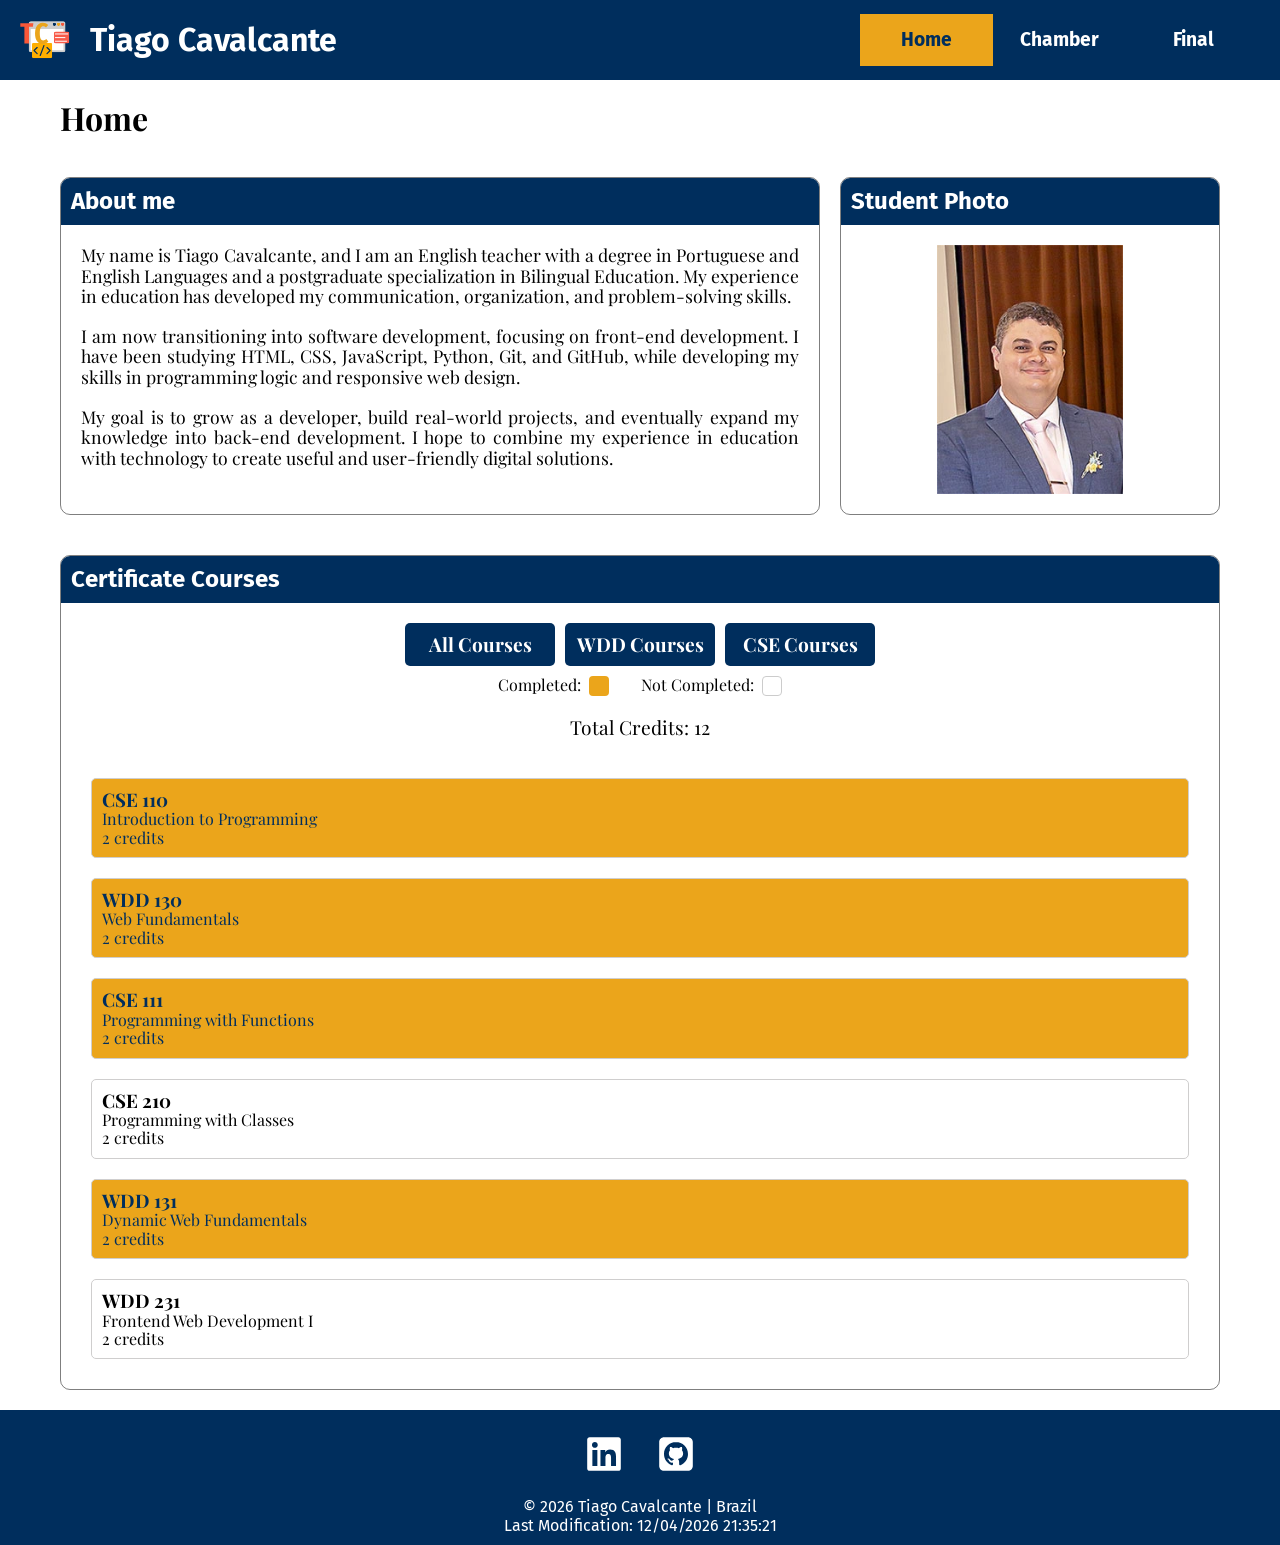
<file: index.html>
<!DOCTYPE html>
<html lang="en">
<head>
    <meta charset="UTF-8">
    <meta name="viewport" content="width=device-width, initial-scale=1.0">
    <title>WDD 231: Web Frontend Development I</title>
    <meta name="description" content="Course home page for WDD 231: Web Frontend Development I">
    <meta name="author" content="Tiago Cavalcante">

    <!-- Styles -->
    <link rel="stylesheet" href="styles/normalize.css"> 
    <link rel="stylesheet" href="styles/small.css">
    <link rel="stylesheet" href="styles/larger.css">

    <!-- Scripts -->
    <script src="scripts/index.js" defer></script>

    <!-- Fonts -->
    <link rel="preconnect" href="https://fonts.googleapis.com">
    <link rel="preconnect" href="https://fonts.gstatic.com" crossorigin>
    <link href="https://fonts.googleapis.com/css2?family=Fira+Sans:ital,wght@0,100;0,200;0,300;0,400;0,500;0,600;0,700;0,800;0,900;1,100;1,200;1,300;1,400;1,500;1,600;1,700;1,800;1,900&family=Playfair+Display:ital,wght@0,400..900;1,400..900&family=Sue+Ellen+Francisco&display=swap" rel="stylesheet">

    <!-- Favicon -->
     <link rel="shortcut icon" href="images/favicon.ico" type="image/x-icon">

    <!-- Social Media Propoerties -->
    <meta property="og:description" content="Course home page for WDD 231: Web Frontend Development I">
    <meta property="og:image" content="https://ticsilva85.github.io/wdd231/images/social-preview.jpg">
    <meta property="og:title" content="WDD 231: Web Frontend Development I" >
    <meta property="url"content="https://ticsilva85.github.io/wdd231/">
</head>
<body>
    <header>
        <img src="images/logo.svg" alt="Tiago Cavalcante logo" width="50px" height="auto">
        <span>Tiago Cavalcante</span>

        <button id="menu" class="hamburger" aria-label="Open navigation menu" aria-expanded="false"></button>

        <nav class="nav-menu" aria-label="Main navigation">
            <ul class="navigation">
                <li><a href="index.html" class="active">Home</a></li>
                <li><a href="./chamber/index.html" target="_blank" rel="noopener noreferrer">Chamber</a></li>
                <li><a href="./project/index.html" target="_blank" rel="noopener noreferrer">Final</a></li>
            </ul>
        </nav>
    </header>



    <main>
        <h1>Home</h1>

        <div class="about-me-section">
            <section class="about-me">
                <h2>About me</h2>
                <p>My name is Tiago Cavalcante, and I am an English teacher with a degree in Portuguese and English Languages and a postgraduate specialization in Bilingual Education. My experience in education has developed my communication, organization, and problem-solving skills.<br>

                <br>I am now transitioning into software development, focusing on front-end development. I have been studying HTML, CSS, JavaScript, Python, Git, and GitHub, while developing my skills in programming logic and responsive web design.<br>

                <br>My goal is to grow as a developer, build real-world projects, and eventually expand my knowledge into back-end development. I hope to combine my experience in education with technology to create useful and user-friendly digital solutions.<br>
                </p>
            </section>

            <section class="student-photo">
                <h2>Student Photo</h2>
                <img src="images/profile.webp" alt="Tiago Cavalcante">
            </section>
        </div>

        <section class="certificates">
            <h2>Certificate Courses</h2>

            <div class="certificates-content">
                <div class="course-filters">
                    <button id="all">All Courses</button>
                    <button id="wdd">WDD Courses</button>
                    <button id="cse">CSE Courses</button>
                </div>

                <div class="label">
                    <p>Completed: <span class="completed-btn"></span></p>
                    <p>Not Completed: <span class="not-completed-btn"></span></p>
                </div>

                <p id="total-credits"></p>

                <div id="course-list"></div>
            </div>
        </section>
    </main>

    <footer>
        <ul>
            <li>
                <a href="https://linkedin.com/in/ticsilva"><img src="images/linkedin.svg" alt="linkedin logo"></a>
            </li>
            <li>
                <a href="https://github.com/Ticsilva85"><img src="images/github.svg" alt="github logo"></a>
            </li>
        </ul>

        <div class="footer-note">
            <p>&copy; <span id="currentyear"></span> Tiago Cavalcante | Brazil</p>

            <p id="lastModified"></p>
        </div>
    </footer>
</body>
</html>
</file>
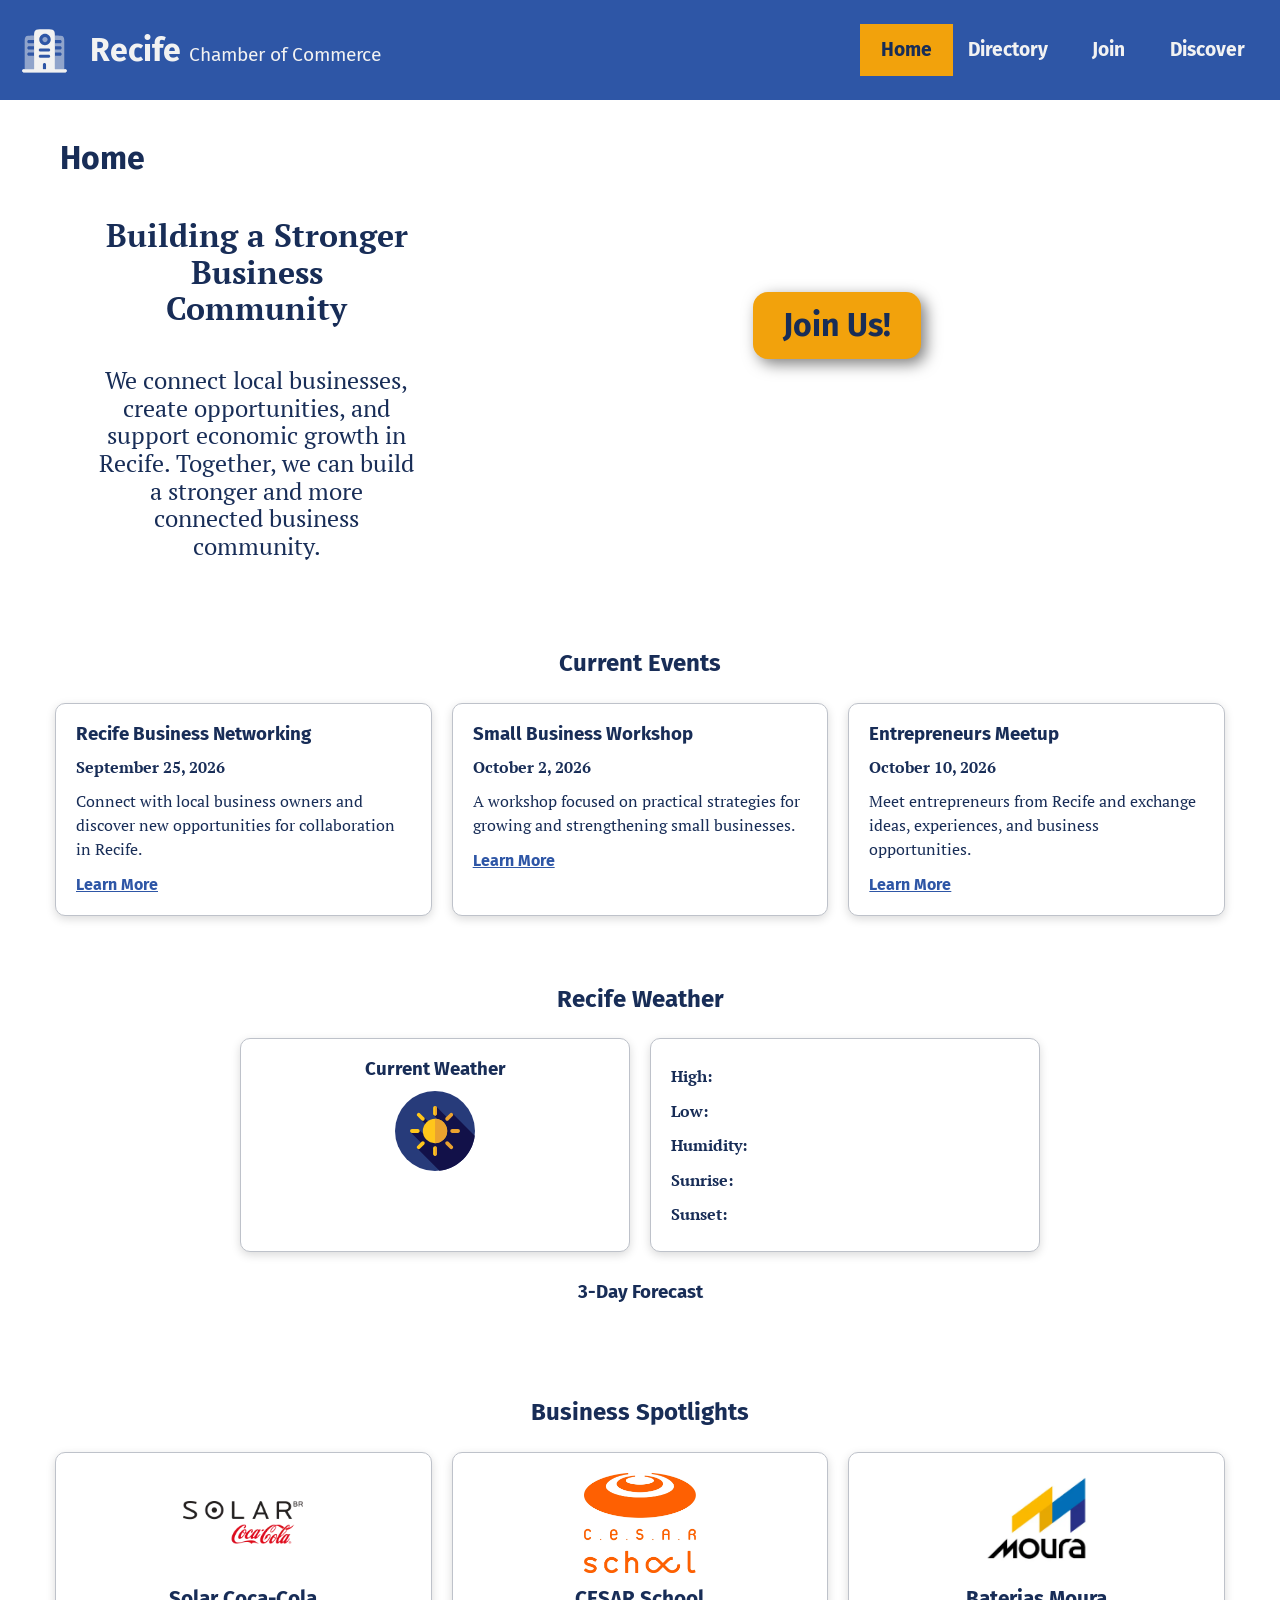
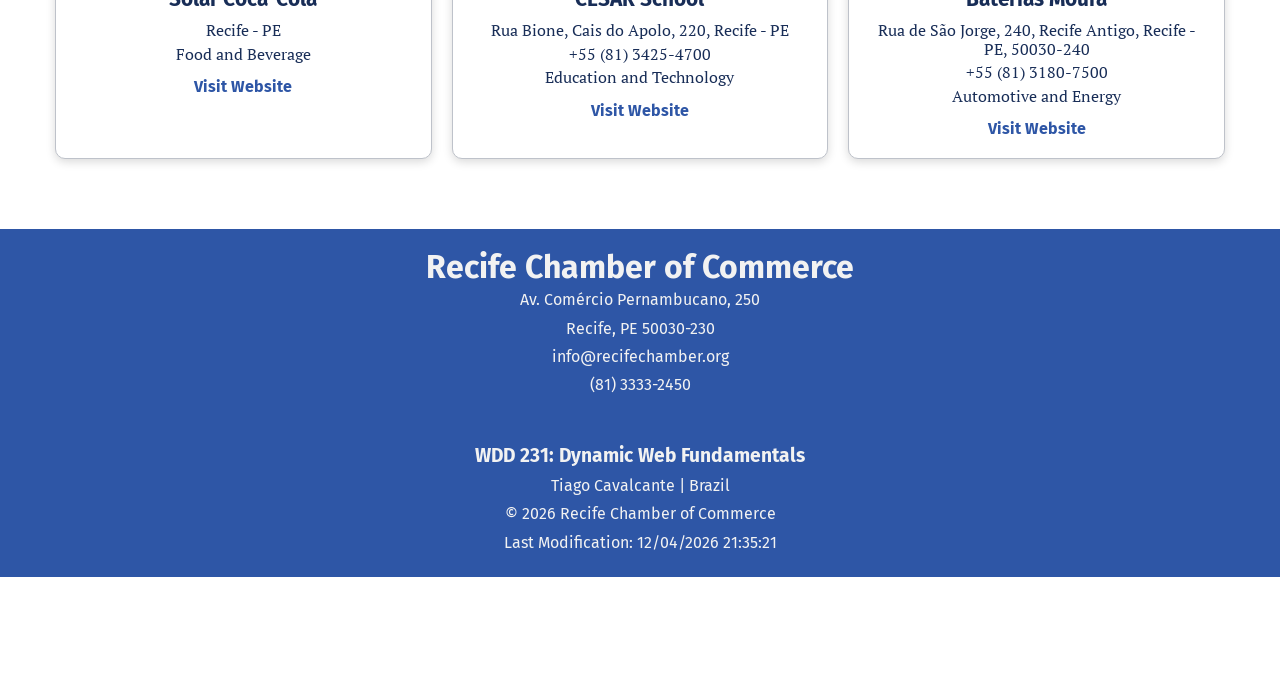
<file: chamber/index.html>
<!DOCTYPE html>
<html lang="en">
<head>
    <meta charset="UTF-8">
    <meta name="viewport" content="width=device-width, initial-scale=1.0">
    <title>Recife Chamber of Commerce Home</title>
    <meta name="description" content="Explore the Recife Chamber of Commerce directory and discover local businesses and organizations.">
    <meta name="author" content="Tiago Cavalcante da Silva">

    <!-- STYLE -->
    <link rel="stylesheet" href="./styles/normalize.css">
    <link rel="stylesheet" href="./styles/small.css">
    <link rel="stylesheet" href="./styles/larger.css">


    <!-- JS -->
    <script src="./scripts/directory.js" defer></script>

    <!-- META CONTENT -->
    <meta property="og:title" content="Recife Chamber of Commerce">
    <meta property="og:description" content="Explore the Recife Chamber of Commerce directory and discover local businesses and organizations.">
    <meta property="og:image" content="https://ticsilva85.github.io/wdd231/chamber/images/og-image.webp">
    <meta property="og:url" content="https://ticsilva85.github.io/wdd231/chamber/home.html">
    <meta property="og:type" content="website">

    <!-- FAVICON -->
    <link rel="icon" href="./images/favicon.ico">

    <!-- FONTS -->
    <link rel="preconnect" href="https://fonts.googleapis.com">
    <link rel="preconnect" href="https://fonts.gstatic.com" crossorigin>

    <link href="https://fonts.googleapis.com/css2?family=Fira+Sans:wght@400;700&family=PT+Serif:wght@400;700&display=swap" rel="stylesheet">
</head>

<body>
    <header>
        <img src="images/commerce.svg" alt="Recife Chamber of Commerce icon" width="50" height="50">
        <span class="title">Recife <span class="mobile-break"><br></span><span class="chamber">Chamber of Commerce</span></span>

        <button id="menu" type="button" class="hamburger" aria-label="Open navigation menu" aria-expanded="false"></button>

        <nav class="nav-menu" id="header-menu" aria-label="Main Navigation">
            <ul class="navigation">
                <li><a href="index.html" class="active">Home</a></li>
                <li><a href="directory.html" >Directory</a></li>
                <li><a href="join.html">Join</a></li>
                <li><a href="discover.html">Discover</a></li>
            </ul>
        </nav>
    </header>

    <main>
        <h1>Home</h1>
        <section class="holy-graal">
            <div class="aside">
                <h2>Building a Stronger Business Community</h2>

                <p>We connect local businesses, create opportunities, and support economic growth in Recife. Together, we can build a stronger and more connected business community.</p>
            </div>

        <div class="hero">
            <picture>
                <source media="(min-width: 825px)" srcset="./images/carousel-horizontal/card-img5.webp">
                <img 
                    src="./images/carousel-vertical/card-img1.webp" 
                    alt="Recife Chamber of Commerce"
                    fetchpriority="high">
            </picture>

            <a href="join.html" class="join-btn">Join Us!</a>
        </div>
        </section>

        <section class="events">
            <h2>Current Events</h2>

            <div class="events-container">
                <article class="event-card">
                    <h3>Recife Business Networking</h3>
                    <p class="event-date">September 25, 2026</p>
                    <p>
                        Connect with local business owners and discover new
                        opportunities for collaboration in Recife.
                    </p>
                    <a href="#" class="event-link">Learn More</a>
                </article>

                <article class="event-card">
                    <h3>Small Business Workshop</h3>
                    <p class="event-date">October 2, 2026</p>
                    <p>
                        A workshop focused on practical strategies for growing
                        and strengthening small businesses.
                    </p>
                    <a href="#" class="event-link">Learn More</a>
                </article>

                <article class="event-card">
                    <h3>Entrepreneurs Meetup</h3>
                    <p class="event-date">October 10, 2026</p>
                    <p>
                        Meet entrepreneurs from Recife and exchange ideas,
                        experiences, and business opportunities.
                    </p>
                    <a href="#" class="event-link">Learn More</a>
                </article>
            </div>
        </section>

        <section class="weather">
            <h2>Recife Weather</h2>

            <div class="weather-container">
                <div class="weather-current">
                    <h3>Current Weather</h3>
                    <img id="weather-icon" src="./images/weather.svg" alt="Weather Icon" width="80" height="80">
                    <p id="temperature"></p>
                    <p id="weather-description"></p>
                </div>

                <div class="weather-details">
                    <p><strong>High:</strong> <span id="high-temperature"></span></p>
                    <p><strong>Low:</strong> <span id="low-temperature"></span></p>
                    <p><strong>Humidity:</strong> <span id="humidity"></span></p>
                    <p><strong>Sunrise:</strong> <span id="sunrise"></span></p>
                    <p><strong>Sunset:</strong> <span id="sunset"></span></p>
                </div>
            </div>

            <div class="forecast">
                <h3>3-Day Forecast</h3>

                <div class="forecast-container" id="forecast-container">
                    <!-- Forecast cards will be inserted here -->
                </div>
            </div>
        </section>

        <section class="spotlights">
            <h2>Business Spotlights</h2>

            <div id="spotlights-container" class="spotlights-container">
                <!-- Company spotlights will be inserted here by JavaScript -->
            </div>
        </section>


    </main>

    <footer>
        <div class="footer-larger">
            <div class="footer-header">
                <span class="title">Recife Chamber of Commerce</span>
                <p>Av. Comércio Pernambucano, 250</p>
                <p>Recife, PE 50030-230</p>
                <p><a href="mailto:info@recifechamber.org">info@recifechamber.org</a></p>
                <p>(81) 3333-2450</p>
            </div>
        </div>
            <div class="footer-notes">
                <p class="course">WDD 231: Dynamic Web Fundamentals</p>
                <p>Tiago Cavalcante | Brazil</p>
                <p>&copy; <span id="currentyear"></span> Recife Chamber of Commerce</p>
                <p id="lastModified"></p>
            </div>
    </footer>
    
</body>
</html>
</file>
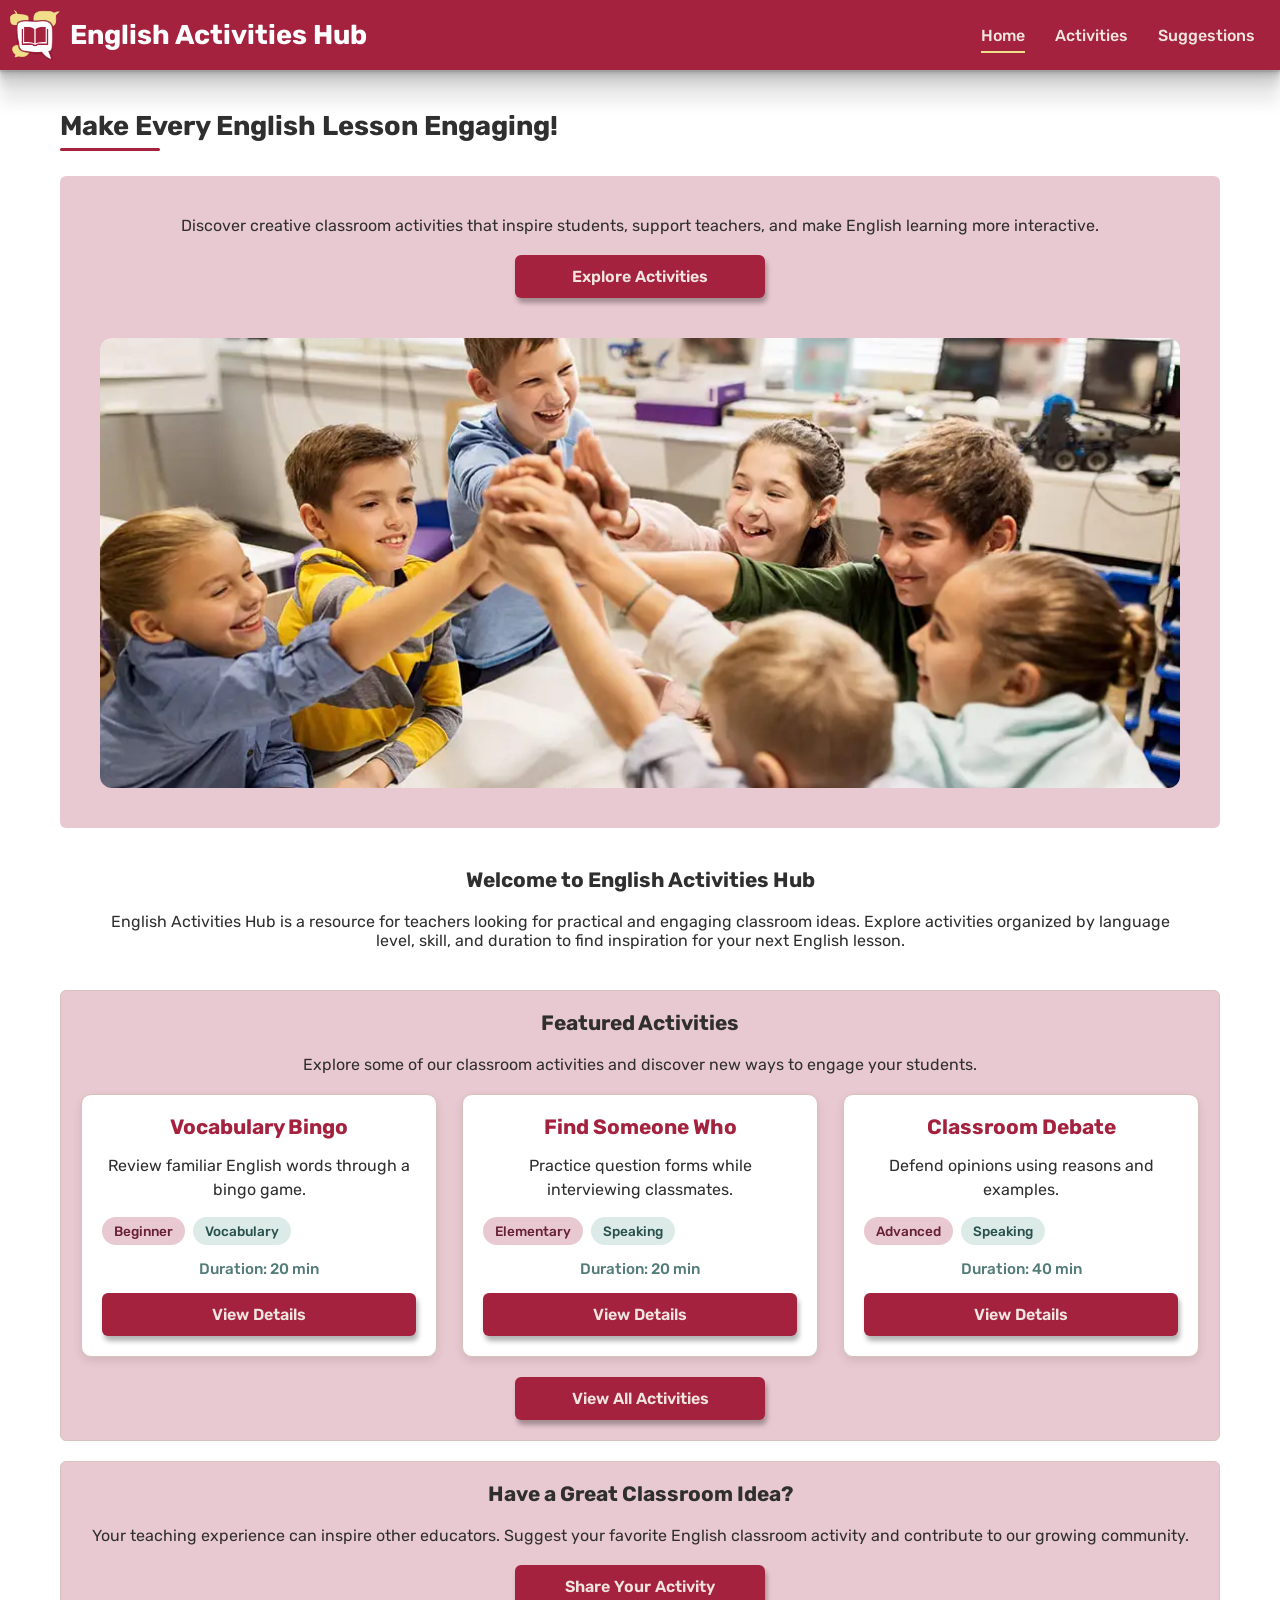
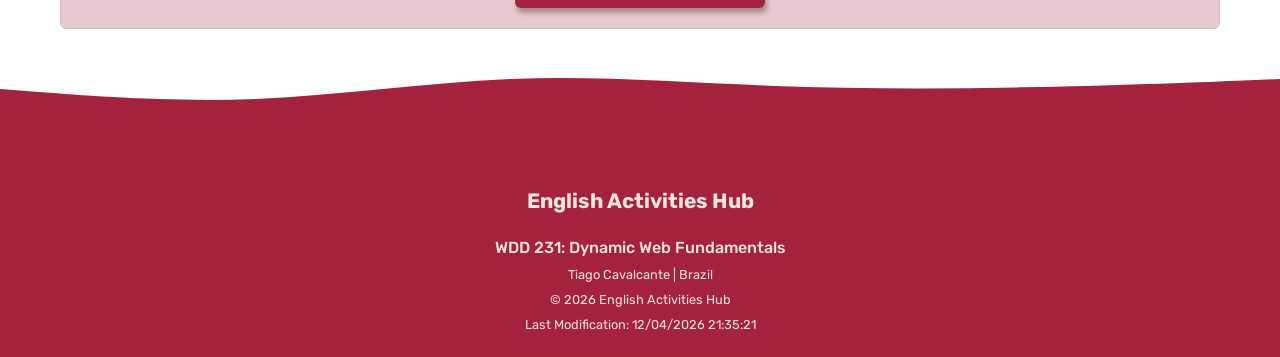
<file: project/index.html>
<!DOCTYPE html>
<html lang="en">
<head>
    <meta charset="UTF-8">
    <meta name="viewport" content="width=device-width, initial-scale=1.0">
    <title>English Activities Hub | Home</title>
    <meta name="description" content="Discover English Activity Hub, a platform offering engaging classroom activities and teaching resources to help English teachers create effective lessons.">
    <meta name="author" content="Tiago Cavalcante da Silva">

    <!-- STYLES -->
    <link rel="stylesheet" href="./styles/project-small.css">
    <link rel="stylesheet" href="./styles/project-larger.css">

    <!-- META CONTENT -->
    <meta property="og:title" content="English Activities Hub | Home">
    <meta property="og:description" content="Discover engaging English teaching resources and classroom activities designed to make learning interactive and enjoyable.">
    <meta property="og:image" content="https://ticsilva85.github.io/wdd231/project/images/og-image.webp">
    <meta property="og:url" content="https://ticsilva85.github.io/wdd231/project/index.html">
    <meta property="og:type" content="website">

    <!-- SCRIPTS -->
    <script src="./scripts/main.js" defer></script>

    <!-- FAVICON -->
    <link rel="icon" href="./images/final-project-favicon.ico">

    <!-- FONTS -->
    <link rel="preconnect" href="https://fonts.googleapis.com">
    <link rel="preconnect" href="https://fonts.gstatic.com" crossorigin>
    <link href="https://fonts.googleapis.com/css2?family=Rubik:ital,wght@0,300..900;1,300..900&display=swap" rel="stylesheet">
</head>
<body>
    <header>
        <img src="./images/final-project-logo.svg" alt="English Activities Hub logo">

        <a href="index.html" class="site-logo">English Activities Hub</a>

        <button
            type="button"
            class="hamburger"
            id="menu"
            aria-label="Open navigation menu"
            aria-controls="header-menu"
            aria-expanded="false">
            <span></span>
            <span></span>
            <span></span>
        </button>

        <nav 
            class="nav-menu" 
            id="header-menu" 
            aria-label="Main Navigation">
            
            <ul class="navigation">
                <li><a href="index.html"  class="active" aria-current="page">Home</a></li>
                <li><a href="activities.html">Activities</a></li>
                <li><a href="suggest.html">Suggestions</a></li>
            </ul>
        </nav>
    </header>


    <main class="home-main">
        <h1 id="hero-title">
            Make Every English Lesson Engaging!
        </h1>

        <!-- HERO SECTION -->
        <section class="home-hero" aria-labelledby="presentation">
            <div class="hero-content">
                <p>
                    Discover creative classroom activities that
                    inspire students, support teachers, and make
                    English learning more interactive.
                </p>

                <a href="activities.html" class="hero-button">
                    Explore Activities
                </a>

            </div>
            
            <picture>
                <source
                    media="(min-width: 825px)"
                    srcset="./images/index-horizontal.webp">

                <img
                    src="./images/index-vertical.webp"
                    alt="English course book opened on a table while students study"
                    class="suggest-image"
                    loading="eager"
                    fetchpriority="high">
            </picture>
        </section>

        <!-- ABOUT SECTION -->
        <section class="home-about" aria-labelledby="about-title">
            <h2 id="about-title">Welcome to English Activities Hub</h2>

            <p>
                English Activities Hub is a resource for teachers
                looking for practical and engaging classroom ideas.
                Explore activities organized by language level,
                skill, and duration to find inspiration for your
                next English lesson.
            </p>
        </section>

        <!-- FEATURED ACTIVITIES -->
        <section class="home-featured" aria-labelledby="featured-title">
            <h2 id="featured-title">Featured Activities</h2>

            <p>
                Explore some of our classroom activities and
                discover new ways to engage your students.
            </p>

            <div id="featured-container" class="featured-grid">
                <!-- Cards generated dynamically with JavaScript -->
            </div>

            <a href="activities.html" class="featured-link">
                View All Activities
            </a>
        </section>

        <!-- SUGGESTION SECTION -->
        <section class="home-suggest" aria-labelledby="suggest-title">
            <h2 id="suggest-title">Have a Great Classroom Idea?</h2>

            <p>
                Your teaching experience can inspire other educators.
                Suggest your favorite English classroom activity
                and contribute to our growing community.
            </p>

            <a href="suggest.html" class="suggest-button">
                Share Your Activity
            </a>
        </section>
    </main>

    <!-- ===== FEATURED ACTIVITY DETAILS MODAL ===== -->
    <dialog id="activity-dialog" aria-labelledby="dialog-title">
        <div class="dialog-content">
            <button
                type="button"
                id="close-dialog"
                aria-label="Close activity details">
                &times;
            </button>

            <h2 id="dialog-title">Activity Details</h2>

            <div id="dialog-badges"></div>

            <p id="dialog-description"></p>

            <h3>Materials Needed</h3>
            <ul id="dialog-materials"></ul>

            <h3>Instructions</h3>
            <ol id="dialog-instructions"></ol>
        </div>
    </dialog>

    <footer>
        <div class="footer-larger">
            <div class="footer-header">
                <span class="title">English Activities Hub</span>
            </div>
        </div>
            <div class="footer-notes">
                <p class="course">WDD 231: Dynamic Web Fundamentals</p>
                <p>Tiago Cavalcante | Brazil</p>
                <p>&copy; <span id="currentyear"></span> English Activities Hub</p>
                <p id="lastModified"></p>
            </div>
    </footer>
</body>
</html>
</file>
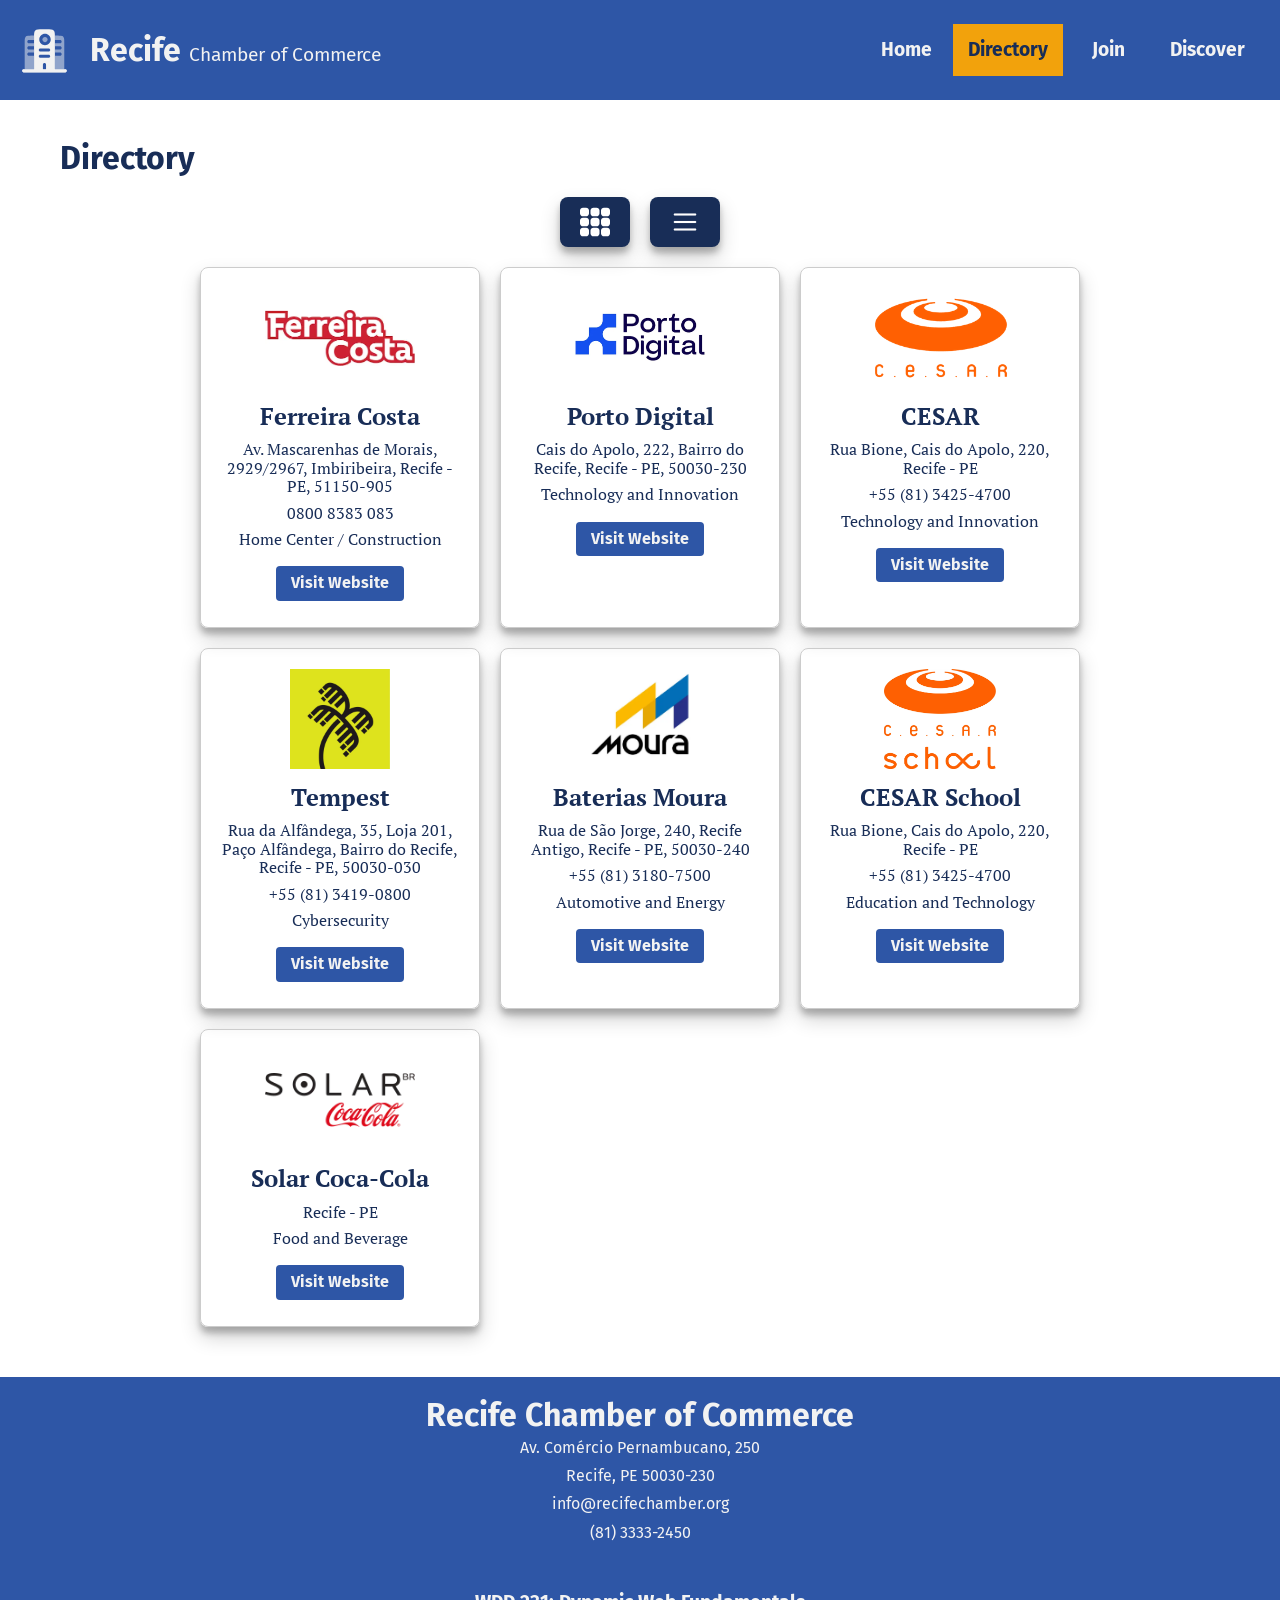
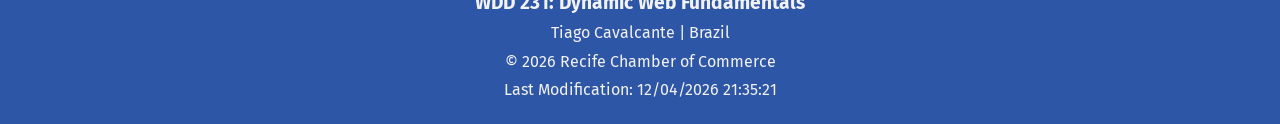
<file: chamber/directory.html>
<!DOCTYPE html>
<html lang="en">
<head>
    <meta charset="UTF-8">
    <meta name="viewport" content="width=device-width, initial-scale=1.0">
    <title>Recife Chamber of Commerce Directory</title>
    <meta name="description" content="Explore the Recife Chamber of Commerce directory and discover local businesses and organizations.">
    <meta name="author" content="Tiago Cavalcante da Silva">

    <!-- STYLE -->
    <link rel="stylesheet" href="./styles/normalize.css">
    <link rel="stylesheet" href="./styles/small.css">
    <link rel="stylesheet" href="./styles/larger.css">


    <!-- JS -->
    <script src="./scripts/directory.js" defer></script>

    <!-- META CONTENT -->
    <meta property="og:title" content="Recife Chamber of Commerce">
    <meta property="og:description" content="Explore the Recife Chamber of Commerce directory and discover local businesses and organizations.">
    <meta property="og:image" content="https://ticsilva85.github.io/wdd231/chamber/images/og-image.webp">
    <meta property="og:url" content="https://ticsilva85.github.io/wdd231/chamber/directory.html">
    <meta property="og:type" content="website">

    <!-- FAVICON -->
    <link rel="icon" href="./images/favicon.ico">

    <!-- FONTS -->
    <link rel="preconnect" href="https://fonts.googleapis.com">
    <link rel="preconnect" href="https://fonts.gstatic.com" crossorigin>
    <link href="https://fonts.googleapis.com/css2?family=Fira+Sans:ital,wght@0,100;0,200;0,300;0,400;0,500;0,600;0,700;0,800;0,900;1,100;1,200;1,300;1,400;1,500;1,600;1,700;1,800;1,900&family=PT+Serif:ital,wght@0,400;0,700;1,400;1,700&display=swap" rel="stylesheet">
</head>

<body>
    <header>
        <img src="images/commerce.svg" alt="Recife Chamber of Commerce icon" width="50" height="50">
        <span class="title">Recife <span class="mobile-break"><br></span><span class="chamber">Chamber of Commerce</span></span>

        <button id="menu" type="button" class="hamburger" aria-label="Open navigation menu" aria-expanded="false"></button>

        <nav class="nav-menu" id="header-menu" aria-label="Main Navigation">
            <ul class="navigation">
                <li><a href="index.html">Home</a></li>
                <li><a href="directory.html" class="active">Directory</a></li>
                <li><a href="join.html">Join</a></li>
                <li><a href="discover.html">Discover</a></li>
            </ul>
        </nav>
    </header>

    <main>
        <h1>Directory</h1>

        <div class="companies-menu">
            <button id="grid" type="button" aria-label="Display members in grid view">
                <img src="./images/grid.svg" alt="Grid view"> 
            </button>
            <button id="list" type="button" aria-label="Display members in list view">
                <img src="./images/list.svg" alt="List view">
            </button>
        </div>

        <div class="directory-container grid" id="directory">
            <p class="loading">Loading directory...</p>
        </div>
    </main>

    <footer>
        <div class="footer-larger">
            <div class="footer-header">
                <span class="title">Recife Chamber of Commerce</span>
                <p>Av. Comércio Pernambucano, 250</p>
                <p>Recife, PE 50030-230</p>
                <p><a href="mailto:info@recifechamber.org">info@recifechamber.org</a></p>
                <p>(81) 3333-2450</p>
            </div>
        </div>
        <div class="footer-notes">
            <p class="course">WDD 231: Dynamic Web Fundamentals</p>
            <p>Tiago Cavalcante | Brazil</p>
            <p>&copy; <span id="currentyear"></span> Recife Chamber of Commerce</p>
            <p id="lastModified"></p>
        </div>
    </footer>
    
</body>
</html>
</file>
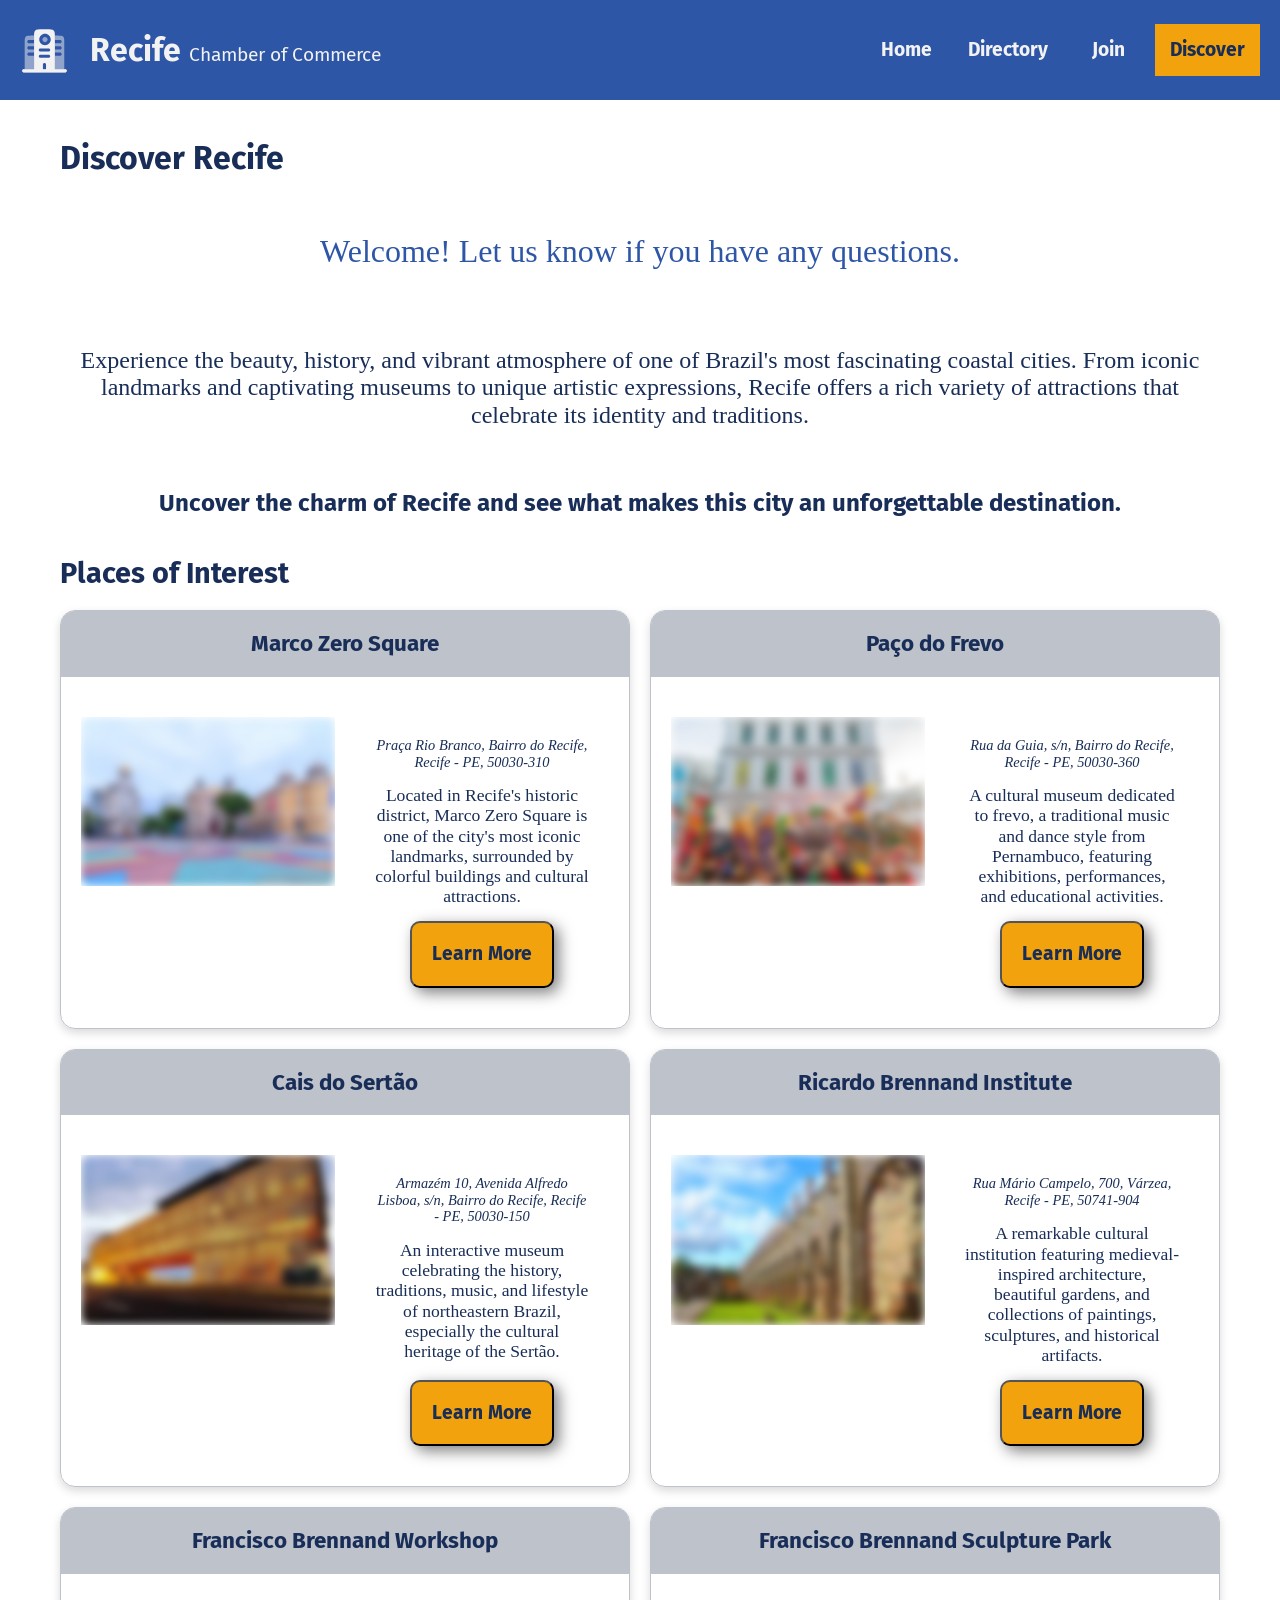
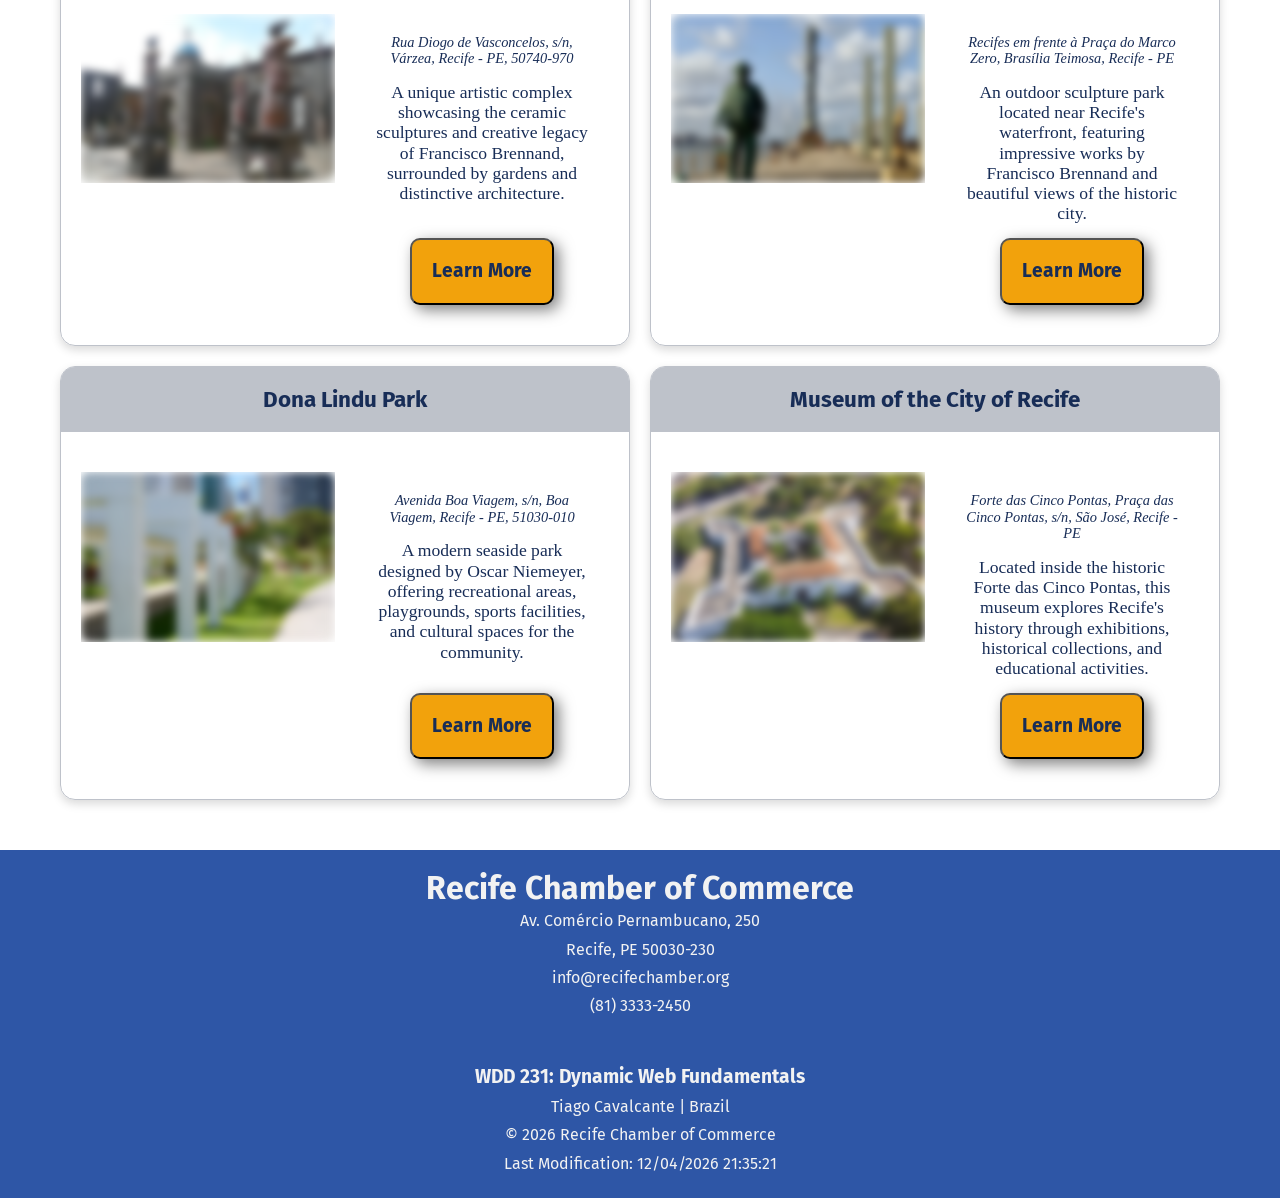
<file: chamber/discover.html>
<!DOCTYPE html>
<html lang="en">
<head>
    <meta charset="UTF-8">
    <meta name="viewport" content="width=device-width, initial-scale=1.0">
    <title>Recife Chamber of Commerce Discover</title>
    <meta name="description" content="Explore the Recife Chamber of Commerce directory and discover local businesses and organizations.">
    <meta name="author" content="Tiago Cavalcante da Silva">

    <!-- STYLE -->
    <link rel="stylesheet" href="./styles/normalize.css">
    <link rel="stylesheet" href="./styles/small.css">
    <link rel="stylesheet" href="./styles/medium.css">
    <link rel="stylesheet" href="./styles/larger.css">


    <!-- JS -->
    <script type="module" src="./scripts/discover.js"></script>

    <!-- META CONTENT -->
    <meta property="og:title" content="Recife Chamber of Commerce">
    <meta property="og:description" content="Explore the Recife Chamber of Commerce directory and discover local businesses and organizations.">
    <meta property="og:image" content="https://ticsilva85.github.io/wdd231/chamber/images/og-image.webp">
    <meta property="og:url" content="https://ticsilva85.github.io/wdd231/chamber/home.html">
    <meta property="og:type" content="website">

    <!-- FAVICON -->
    <link rel="icon" href="./images/favicon.ico">

    <!-- FONTS -->
    <link rel="preconnect" href="https://fonts.googleapis.com">
    <link rel="preconnect" href="https://fonts.gstatic.com" crossorigin>

    <link href="https://fonts.googleapis.com/css2?family=Fira+Sans:wght@400;700&family=PT+Serif:wght@400;700&display=swap" rel="stylesheet">
</head>

<body>
    <header>
        <img src="images/commerce.svg" alt="Recife Chamber of Commerce icon" width="50" height="50">
        <span class="title">Recife <span class="mobile-break"><br></span><span class="chamber">Chamber of Commerce</span></span>

        <button id="menu" type="button" class="hamburger" aria-label="Open navigation menu" aria-expanded="false"></button>

        <nav class="nav-menu" id="header-menu" aria-label="Main Navigation">
            <ul class="navigation">
                <li><a href="index.html">Home</a></li>
                <li><a href="directory.html" >Directory</a></li>
                <li><a href="join.html">Join</a></li>
                <li><a href="discover.html" class="active">Discover</a></li>
            </ul>
        </nav>
    </header>

    <main class="discover-main">
        <h1>Discover Recife</h1>

        <!-- VISITOR MESSAGE -->
        <aside class="visitor-message" id="visitor-message"
            aria-live="polite">
        </aside>

        <p>
            Experience the beauty, history, and vibrant atmosphere of one of Brazil's most fascinating coastal cities. From iconic landmarks and captivating museums to unique artistic expressions, Recife offers a rich variety of attractions that celebrate its identity and traditions.
        </p>

        <h2>Uncover the charm of Recife and see what makes this city an unforgettable destination.</h2>

        <section class="discover-grid" id="discover-grid">
            <h2>Places of Interest</h2>
        </section>
        
    </main>

    <footer>
        <div class="footer-larger">
            <div class="footer-header">
                <span class="title">Recife Chamber of Commerce</span>
                <p>Av. Comércio Pernambucano, 250</p>
                <p>Recife, PE 50030-230</p>
                <p><a href="mailto:info@recifechamber.org">info@recifechamber.org</a></p>
                <p>(81) 3333-2450</p>
            </div>
        </div>
            <div class="footer-notes">
                <p class="course">WDD 231: Dynamic Web Fundamentals</p>
                <p>Tiago Cavalcante | Brazil</p>
                <p>&copy; <span id="currentyear"></span> Recife Chamber of Commerce</p>
                <p id="lastModified"></p>
            </div>
    </footer>
</body>
</html>
</file>
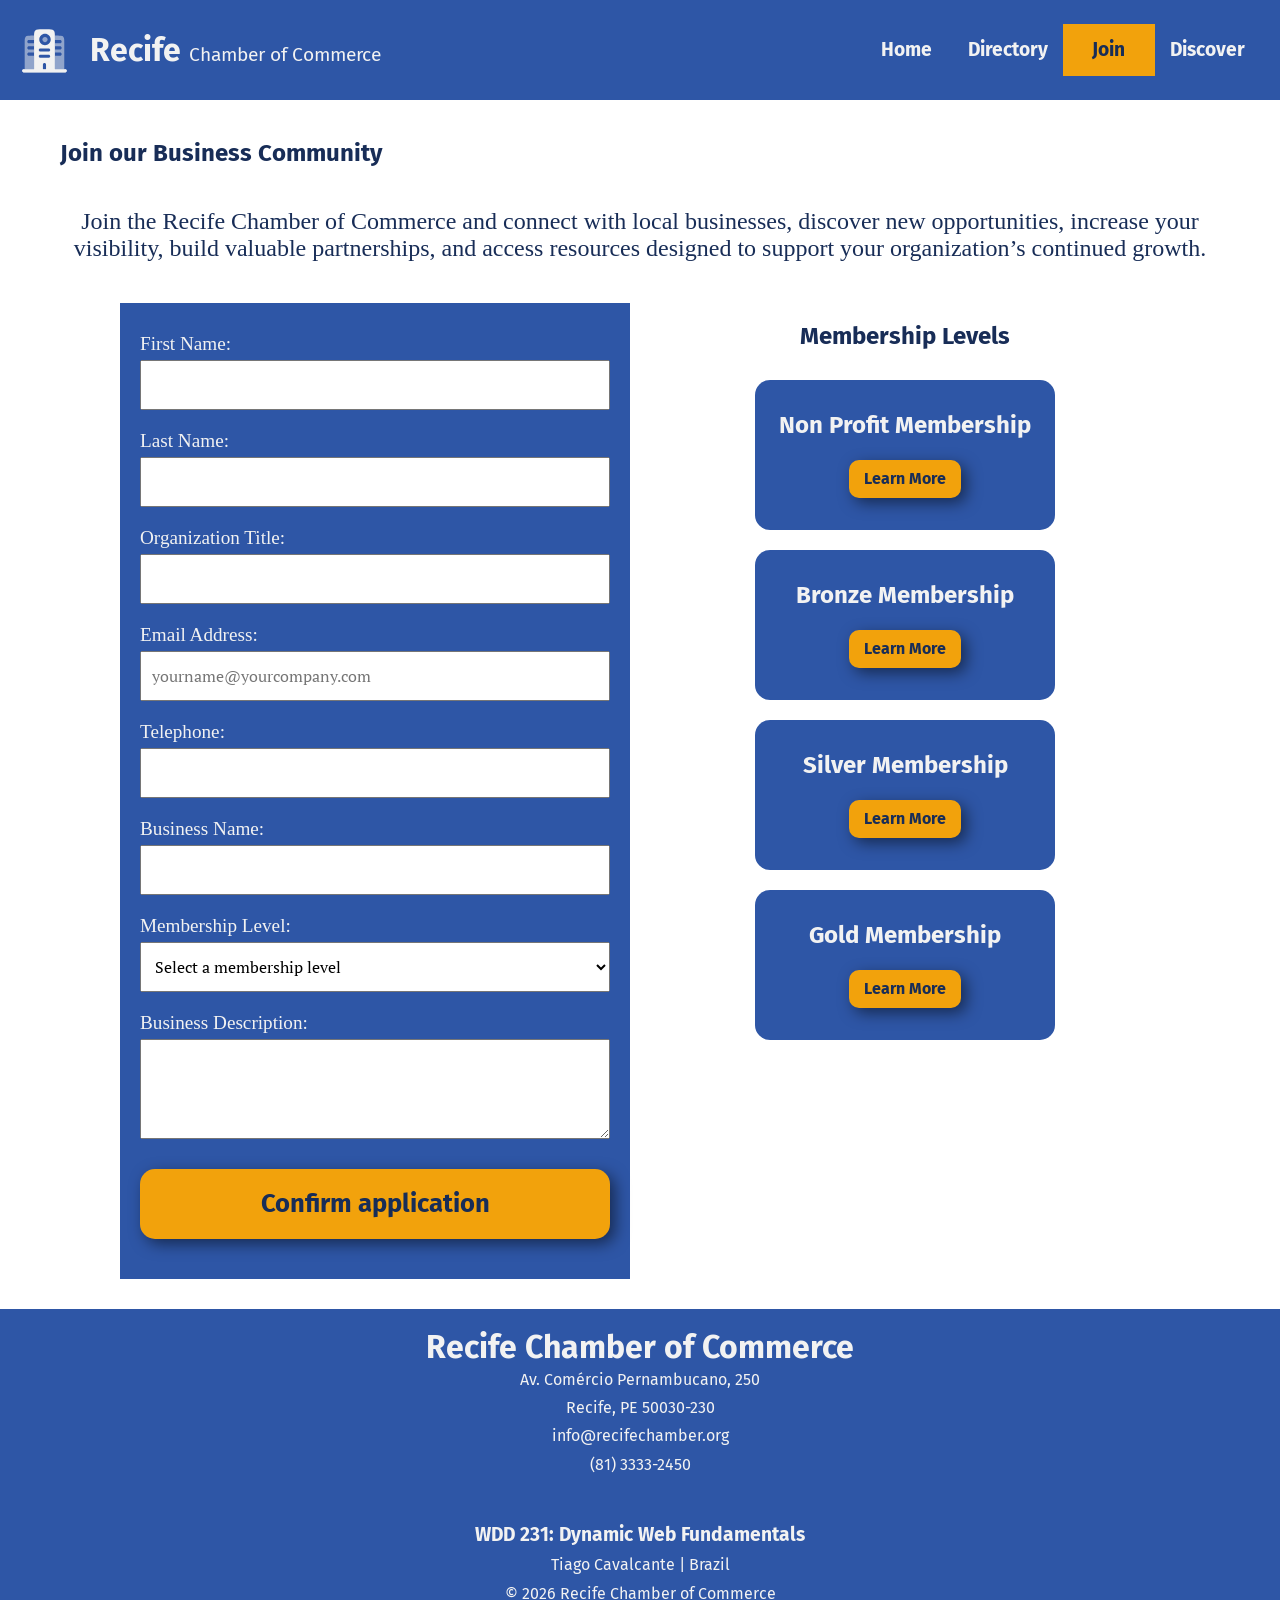
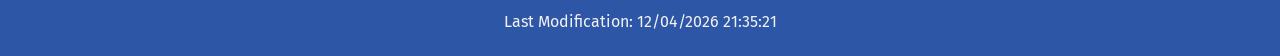
<file: chamber/join.html>
<!DOCTYPE html>
<html lang="en">
<head>
    <meta charset="UTF-8">
    <meta name="viewport" content="width=device-width, initial-scale=1.0">
    <title>Recife Chamber of Commerce Join Page</title>
    <meta name="description" content="Explore the Recife Chamber of Commerce directory and discover local businesses and organizations.">
    <meta name="author" content="Tiago Cavalcante da Silva">

    <!-- STYLE -->
    <link rel="stylesheet" href="./styles/normalize.css">
    <link rel="stylesheet" href="./styles/small.css">
    <link rel="stylesheet" href="./styles/larger.css">


    <!-- JS -->
    <script src="./scripts/directory.js" defer></script>

    <!-- META CONTENT -->
    <meta property="og:title" content="Join the Recife Chamber of Commerce">
    <meta property="og:description" content="Explore the Recife Chamber of Commerce directory and discover local businesses and organizations.">
    <meta property="og:image" content="https://ticsilva85.github.io/wdd231/chamber/images/og-image.webp">
    <meta property="og:url" content="https://ticsilva85.github.io/wdd231/chamber/join.html">
    <meta property="og:type" content="website">

    <!-- FAVICON -->
    <link rel="icon" href="./images/favicon.ico">

    <!-- FONTS -->
    <link rel="preconnect" href="https://fonts.googleapis.com">
    <link rel="preconnect" href="https://fonts.gstatic.com" crossorigin>

    <link href="https://fonts.googleapis.com/css2?family=Fira+Sans:wght@400;700&family=PT+Serif:wght@400;700&display=swap" rel="stylesheet">
</head>

<body>
    <header>
        <img src="images/commerce.svg" alt="Recife Chamber of Commerce icon" width="50" height="50">
        <span class="title">Recife <span class="mobile-break"><br></span><span class="chamber">Chamber of Commerce</span></span>

        <button id="menu" type="button" class="hamburger" aria-label="Open navigation menu" aria-expanded="false"></button>

        <nav class="nav-menu" id="header-menu" aria-label="Main Navigation">
            <ul class="navigation">
                <li><a href="index.html">Home</a></li>
                <li><a href="directory.html" >Directory</a></li>
                <li><a href="join.html" class="active">Join</a></li>
                <li><a href="discover.html">Discover</a></li>
            </ul>
        </nav>
    </header>

    <main>
        <section class="join-intro">
            <h1>Join our Business Community</h1>

            <p>Join the Recife Chamber of Commerce and connect with local businesses, discover new opportunities, increase your visibility, build valuable partnerships, and access resources designed to support your organization’s continued growth.</p>
        </section>

        <section class="join-aside">
            <form class="join-form" action="thankyou.html" method="get">
                <label for="firstName">
                    First Name:
                    <input type="text" id="firstName" name="firstName"  title="Enter your first name" autocomplete="given-name" required>
                </label>

                <label for="lastName">
                    Last Name:
                    <input type="text" id="lastName" name="lastName" title="Enter your last name" autocomplete="family-name" required>
                </label>

                <label for="organization-title">
                    Organization Title:
                    <input type="text" id="organization-title" name="organization-title" title="Enter your organizational title using at least 7 letters, hyphens, or spaces" autocomplete="organization-title" pattern="[A-Za-z\s-]{7,}">
                </label>

                <label for="email">
                    Email Address:
                    <input type="email" id="email" name="email" title="Enter your e-mail" placeholder="yourname@yourcompany.com" autocomplete="email" required>
                </label>

                <label for="phone">
                    Telephone:
                    <input type="tel" id="phone" name="phone" title="Enter your telephone" autocomplete="tel" required>
                </label>

                <label for="business-name">
                    Business Name:
                    <input type="text" id="business-name" name="business-name" title="business-name" autocomplete="organization" required>
                </label>

                <label for="membership">
                    Membership Level:
                    <select id="membership" name="membership" required>
                        <option value="" disabled selected>Select a membership level</option>
                        <option value="np">NP Membership</option>
                        <option value="bronze">Bronze Membership</option>
                        <option value="silver">Silver Membership</option>
                        <option value="gold">Gold Membership</option>
                    </select>
                </label>

                <label for="description" class="business-description">
                    Business Description:
                    <textarea name="description" id="description" title="Enter a description of your business"></textarea>
                </label>

                <input type="hidden" name="timestamp" id="timestamp">

                <button type="submit" class="join-button">Confirm application</button>
            </form>

            <section class="cards">
                <h2>Membership Levels</h2>

                <div class="membership-card">
                    <h3>Non Profit Membership</h3>
                    <a href="#" id="open-np">Learn More</a>
                </div>

                <div class="membership-card">
                    <h3>Bronze Membership</h3>
                    <a href="#" id="open-bronze">Learn More</a>
                </div>

                <div class="membership-card">
                    <h3>Silver Membership</h3>
                    <a href="#" id="open-silver">Learn More</a>
                </div>

                <div class="membership-card">
                    <h3>Gold Membership</h3>
                    <a href="#" id="open-gold">Learn More</a>
                </div>
            </section>

            <dialog id="np-dialog">
                <h2>NP Membership</h2>
                <p>Designed for non-profit organizations.</p>

                <h3>Benefits</h3>
                <ul>
                    <li>No membership fee</li>
                    <li>Access to community events</li>
                    <li>Networking opportunities</li>
                    <li>Business directory listing</li>
                </ul>

                <button class="close-dialog">Close</button>
            </dialog>


            <dialog id="bronze-dialog">
                <h2>Bronze Membership</h2>
                <p>Essential benefits for businesses starting to build their local network.</p>

                <h3>Benefits</h3>
                <ul>
                    <li>Business directory listing</li>
                    <li>Access to networking events</li>
                    <li>Training opportunities</li>
                    <li>Event discounts</li>
                </ul>

                <button class="close-dialog">Close</button>
            </dialog>


            <dialog id="silver-dialog">
                <h2>Silver Membership</h2>
                <p>Additional benefits for businesses looking for greater visibility.</p>

                <h3>Benefits</h3>
                <ul>
                    <li>All Bronze Membership benefits</li>
                    <li>Special training events</li>
                    <li>Greater event discounts</li>
                    <li>Advertising opportunities</li>
                </ul>

                <button class="close-dialog">Close</button>
            </dialog>


            <dialog id="gold-dialog">
                <h2>Gold Membership</h2>
                <p>Our premium membership level for maximum business visibility.</p>

                <h3>Benefits</h3>
                <ul>
                    <li>All Silver Membership benefits</li>
                    <li>Premium event discounts</li>
                    <li>Priority advertising opportunities</li>
                    <li>Spotlight positions on the home page</li>
                    <li>Exclusive business events</li>
                </ul>

                <button class="close-dialog">Close</button>
            </dialog>
        </section>

    </main>

    <footer>
        <div class="footer-larger">
            <div class="footer-header">
                <span class="title">Recife Chamber of Commerce</span>
                <p>Av. Comércio Pernambucano, 250</p>
                <p>Recife, PE 50030-230</p>
                <p><a href="mailto:info@recifechamber.org">info@recifechamber.org</a></p>
                <p>(81) 3333-2450</p>
            </div>
        </div>
            <div class="footer-notes">
                <p class="course">WDD 231: Dynamic Web Fundamentals</p>
                <p>Tiago Cavalcante | Brazil</p>
                <p>&copy; <span id="currentyear"></span> Recife Chamber of Commerce</p>
                <p id="lastModified"></p>
            </div>
    </footer>
    
</body>
</html>
</file>
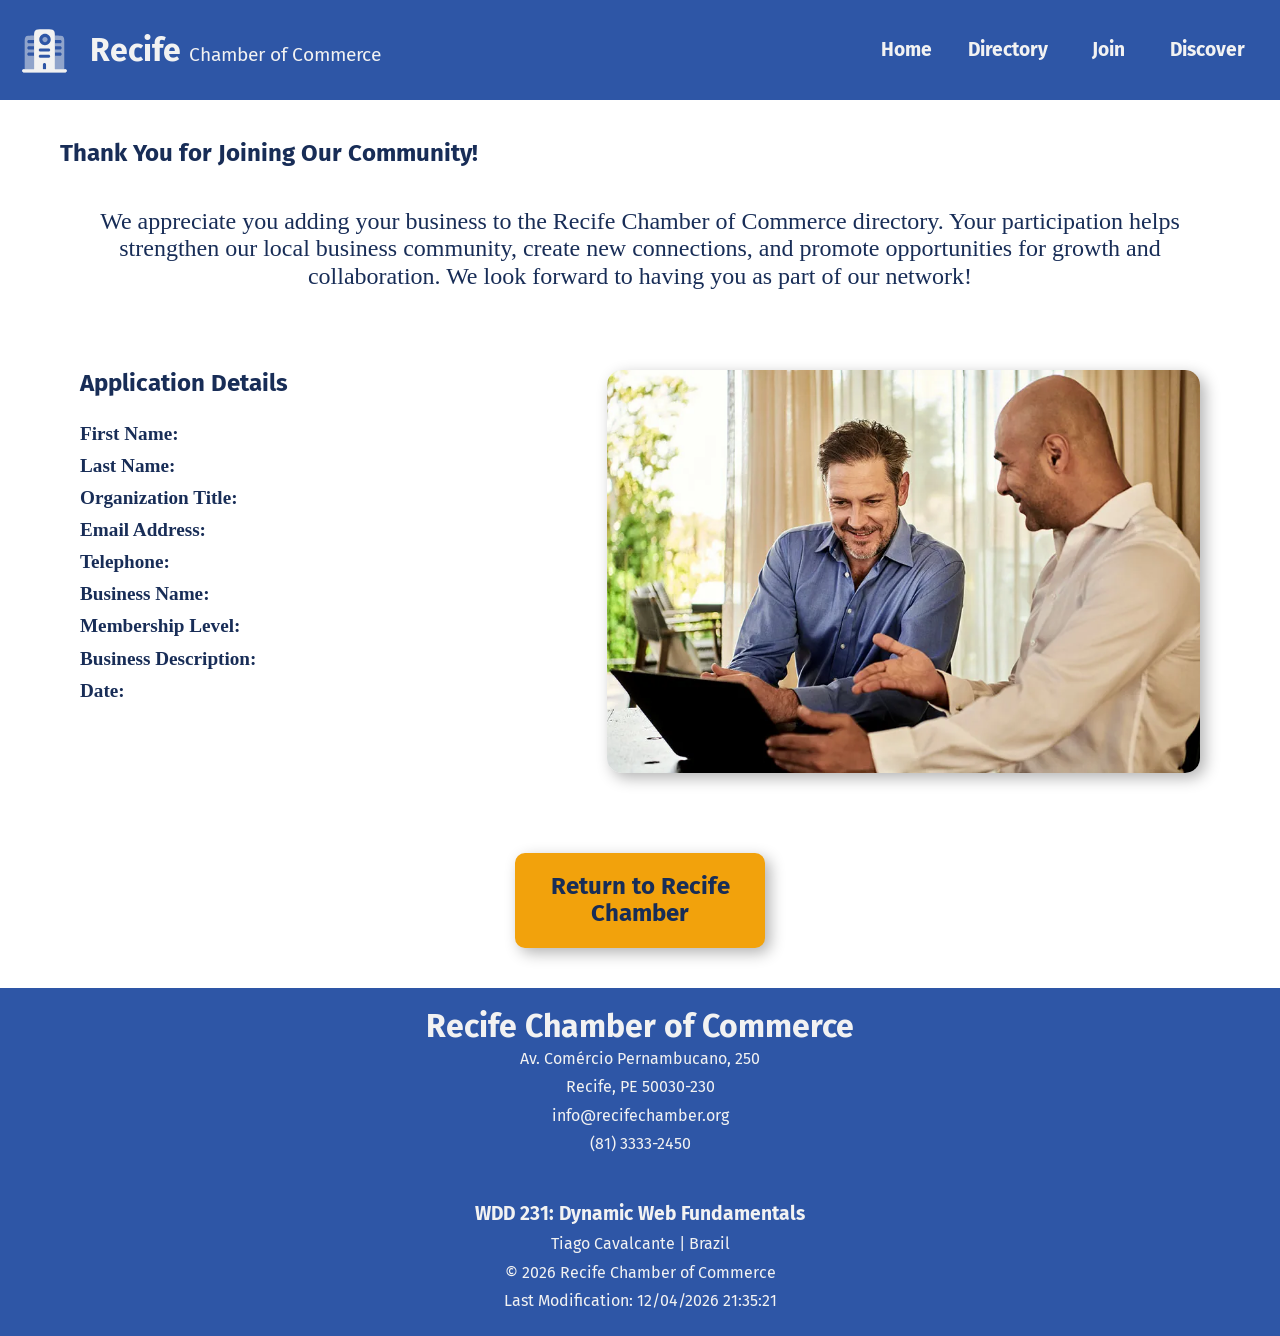
<file: chamber/thankyou.html>
<!DOCTYPE html>
<html lang="en">
<head>
    <meta charset="UTF-8">
    <meta name="viewport" content="width=device-width, initial-scale=1.0">
    <title>Recife Chamber of Commerce Thank You Page</title>
    <meta name="description" content="Explore the Recife Chamber of Commerce directory and discover local businesses and organizations.">
    <meta name="author" content="Tiago Cavalcante da Silva">

    <!-- STYLE -->
    <link rel="stylesheet" href="./styles/normalize.css">
    <link rel="stylesheet" href="./styles/small.css">
    <link rel="stylesheet" href="./styles/larger.css">


    <!-- JS -->
    <script src="./scripts/directory.js" defer></script>

    <!-- META CONTENT -->
    <meta property="og:title" content="Recife Chamber of Commerce">
    <meta property="og:description" content="Explore the Recife Chamber of Commerce directory and discover local businesses and organizations.">
    <meta property="og:image" content="https://ticsilva85.github.io/wdd231/chamber/images/og-image.webp">
    <meta property="og:url" content="https://ticsilva85.github.io/wdd231/chamber/home.html">
    <meta property="og:type" content="website">

    <!-- FAVICON -->
    <link rel="icon" href="./images/favicon.ico">

    <!-- FONTS -->
    <link rel="preconnect" href="https://fonts.googleapis.com">
    <link rel="preconnect" href="https://fonts.gstatic.com" crossorigin>

    <link href="https://fonts.googleapis.com/css2?family=Fira+Sans:wght@400;700&family=PT+Serif:wght@400;700&display=swap" rel="stylesheet">
</head>

<body>
    <header>
        <img src="images/commerce.svg" alt="Recife Chamber of Commerce icon" width="50" height="50">
        <span class="title">Recife <span class="mobile-break"><br></span><span class="chamber">Chamber of Commerce</span></span>

        <button id="menu" type="button" class="hamburger" aria-label="Open navigation menu" aria-expanded="false"></button>

        <nav class="nav-menu" id="header-menu" aria-label="Main Navigation">
            <ul class="navigation">
                <li><a href="index.html">Home</a></li>
                <li><a href="directory.html" >Directory</a></li>
                <li><a href="join.html">Join</a></li>
                <li><a href="discover.html">Discover</a></li>
            </ul>
        </nav>
    </header>

    <main>
        <section class="join-intro">
            <h1>Thank You for Joining Our Community!</h1>

            <p>We appreciate you adding your business to the Recife Chamber of Commerce directory. Your participation helps strengthen our local business community, create new connections, and promote opportunities for growth and collaboration. We look forward to having you as part of our network!</p>
        </section>

        <div class="join-information">
            <div class="application-details">
                <h2>Application Details</h2>

                <p><strong>First Name:</strong> <span id="result-firstname"></span></p>
                <p><strong>Last Name:</strong> <span id="result-lastname"></span></p>
                <p><strong>Organization Title:</strong> <span id="result-organizationtitle"></span></p>
                <p><strong>Email Address:</strong> <span id="result-emailaddress"></span></p>
                <p><strong>Telephone:</strong> <span id="result-telephone"></span></p>
                <p><strong>Business Name:</strong> <span id="result-businessname"></span></p>
                <p><strong>Membership Level:</strong> <span id="result-membershiplevel"></span></p>
                <p><strong>Business Description:</strong> <span id="result-businessdescription"></span></p>
                <p><strong>Date:</strong> <span id="result-date"></span></p>
            </div>

            <div class="thank-you-picture">
                <picture>
                    <source media="(min-width: 825px)" srcset="./images/carousel-horizontal/card-img4.webp">
                    <img src="./images/carousel-vertical/card-img4.webp" alt="Recife Chamber of Commerce">
                </picture>
            </div>
        </div>



        <a href="index.html" class="back-home">Return to Recife Chamber</a>
    </main>

    <footer>
        <div class="footer-larger">
            <div class="footer-header">
                <span class="title">Recife Chamber of Commerce</span>
                <p>Av. Comércio Pernambucano, 250</p>
                <p>Recife, PE 50030-230</p>
                <p><a href="mailto:info@recifechamber.org">info@recifechamber.org</a></p>
                <p>(81) 3333-2450</p>
            </div>
        </div>
            <div class="footer-notes">
                <p class="course">WDD 231: Dynamic Web Fundamentals</p>
                <p>Tiago Cavalcante | Brazil</p>
                <p>&copy; <span id="currentyear"></span> Recife Chamber of Commerce</p>
                <p id="lastModified"></p>
            </div>
    </footer>
    
</body>
</html>
</file>
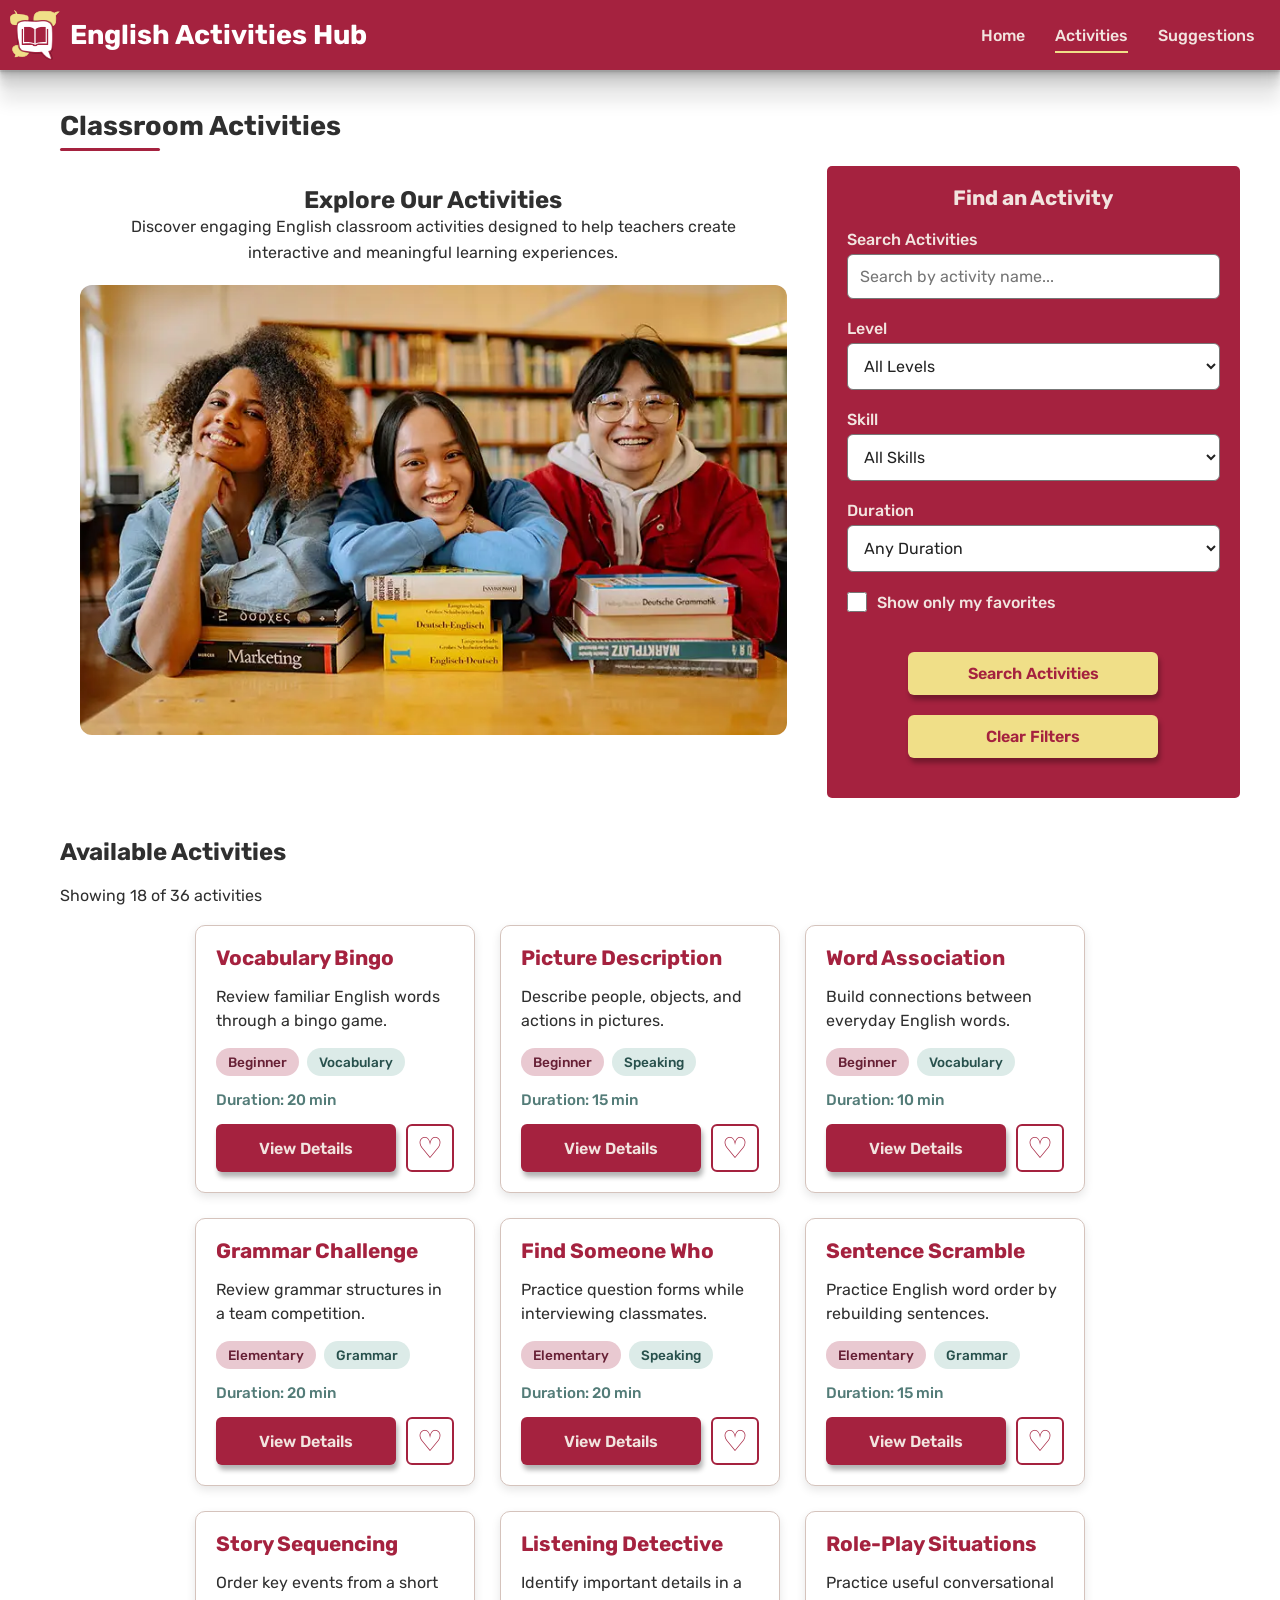
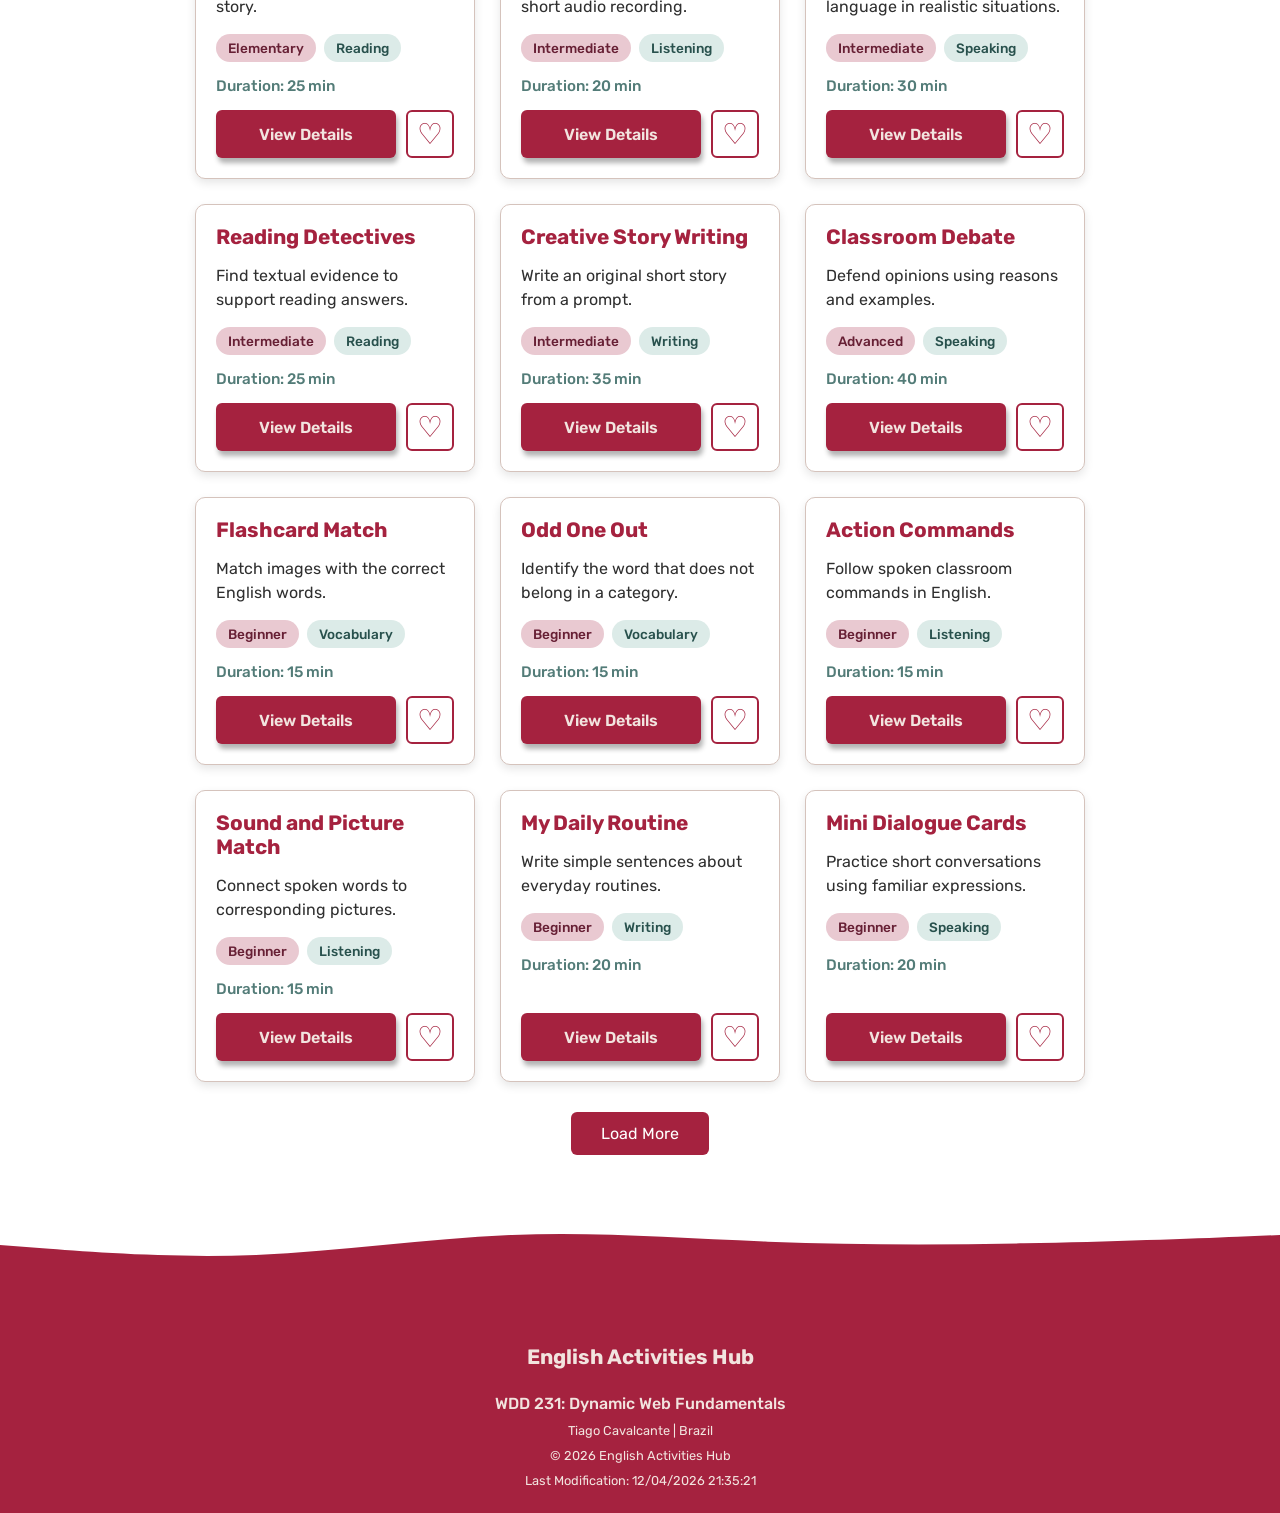
<file: project/activities.html>
<!DOCTYPE html>
<html lang="en">
<head>
    <meta charset="UTF-8">
    <meta name="viewport" content="width=device-width, initial-scale=1.0">
    <title>English Activities Hub | Activities</title>
    <meta name="description" content="Explore English classroom activities organized by language level and category. Find engaging resources to make your English lessons more interactive.">
    <meta name="author" content="Tiago Cavalcante da Silva">

    <!-- STYLES -->
    <link rel="stylesheet" href="./styles/project-small.css">
    <link rel="stylesheet" href="./styles/project-larger.css">

    <!-- META CONTENT -->
    <meta property="og:title" content="English Activities Hub">
    <meta property="og:description" content="Discover engaging English classroom activities for teachers. Explore resources by language level, skill, and duration to make your lessons more interactive.">
    <meta property="og:image" content="https://ticsilva85.github.io/wdd231/project/images/og-image.webp">
    <meta property="og:url" content="https://ticsilva85.github.io/wdd231/project/activities.html">
    <meta property="og:type" content="website">

    <!-- SCRIPTS -->
    <script src="./scripts/main.js" defer></script>
    <script src="scripts/activities.js" type="module"></script>

    <!-- FAVICON -->
    <link rel="icon" href="./images/final-project-favicon.ico">

    <!-- FONTS -->
    <link
        href="https://fonts.googleapis.com/css2?family=Rubik:wght@400;500;600;700&display=swap"
        rel="stylesheet">
</head>
<body>
    <header>
        <img src="./images/final-project-logo.svg" alt="English Activities Hub logo">

        <a href="index.html" class="site-logo">English Activities Hub</a>

        <button
            type="button"
            class="hamburger"
            id="menu"
            aria-label="Open navigation menu"
            aria-controls="header-menu"
            aria-expanded="false">
            <span></span>
            <span></span>
            <span></span>
        </button>

        <nav 
            class="nav-menu" 
            id="header-menu" 
            aria-label="Main Navigation">
            
            <ul class="navigation">
                <li><a href="index.html">Home</a></li>
                <li><a href="activities.html" class="active" aria-current="page">Activities</a></li>
                <li><a href="suggest.html">Suggestions</a></li>
            </ul>
        </nav>
    </header>

    <main>
        <h1>Classroom Activities</h1>

        <div class="activities-aside">
            <div class="activities-intro">
                <aside>
                    <h2 id="intro-title">Explore Our Activities</h2>

                    <p>Discover engaging English classroom activities designed
                    to help teachers create interactive and meaningful
                    learning experiences.</p>
                </aside>

            <picture>
                <source
                    media="(min-width: 825px)"
                    srcset="./images/aside-larger.webp">

                <img
                    src="./images/aside-vertical.webp"
                    alt="North America map with Canada and USA flags pinned on it"
                    class="suggest-image"
                    loading="eager"
                    fetchpriority="high">
            </picture>
            </div>

            <section class="activities-filters" aria-labelledby="filters-title">
                <h2 id="filters-title">Find an Activity</h2>
                
                <div class="filters-container">
                    <div class="filter-group">
                        <label for="activity-search">Search Activities</label>
                        <input 
                            type="search"
                            id="activity-search"
                            name="activity-search"
                            placeholder="Search by activity name..."
                        >
                    </div>

                    <div class="filter-group">
                        <label for="level-filter">Level</label>
                        <select name="level-filter" id="level-filter">
                            <option value="all">All Levels</option>
                            <option value="beginner">Beginner</option>
                            <option value="elementary">Elementary</option>
                            <option value="intermediate">Intermediate</option>
                            <option value="advanced">Advanced</option>
                        </select>
                    </div>

                    <div class="filter-group">
                        <label for="skill-filter">Skill</label>
                        <select name="skill-filter" id="skill-filter">
                            <option value="all">All Skills</option>
                            <option value="vocabulary">Vocabulary</option>
                            <option value="grammar">Grammar</option>
                            <option value="reading">Reading</option>
                            <option value="writing">Writing</option>
                            <option value="listening">Listening</option>
                            <option value="speaking">Speaking</option>
                        </select>
                    </div>

                    <div class="filter-group">
                        <label for="duration-filter">Duration</label>
                        <select name="duration-filter" id="duration-filter">
                            <option value="all">Any Duration</option>
                            <option value="15">15 minutes or less</option>
                            <option value="30">16–30 minutes</option>
                            <option value="31">More than 30 minutes</option>
                        </select>
                    </div>

                    <!-- ===== FAVORITES FILTER ===== -->
                    <div class="favorites-filter">
                        <label for="favorites-only">
                            <input type="checkbox" id="favorites-only">
                            Show only my favorites
                        </label>
                    </div>

                    <!-- ===== FILTER ACTIONS ===== -->
                    <div class="filter-actions">
                        <button type="button" id="search-activities" disabled>
                            Search Activities
                        </button>

                        <button type="button" id="clear-filter">
                            Clear Filters
                        </button>
                    </div>
                </div>
            </section>
        </div>

        <section class="activities-catalog" aria-labelledby="catalog-title">
            <h2 id="catalog-title">Available Activities</h2>

            <p id="results-count" role="status" aria-live="polite">
                Use the filters above to find activities.
            </p>

            <div id="activities-container" class="activities-grid">
                <!-- Activity cards will be generated using JavaScript -->
            </div>

            <button type="button" id="load-more" hidden>
                Load More
            </button>

        </section>
    

    </main>

    <!-- ===== ACTIVITY DETAILS MODAL ===== -->
    <dialog id="activity-dialog" aria-labelledby="dialog-title">
        <div class="dialog-content">
            <button
                type="button"
                id="close-dialog"
                aria-label="Close activity details">
                &times;
            </button>

            <h2 id="dialog-title">Activity Details</h2>

            <div id="dialog-badges"></div>

            <p id="dialog-description"></p>

            <h3>Materials Needed</h3>
            <ul id="dialog-materials"></ul>

            <h3>Instructions</h3>
            <ol id="dialog-instructions"></ol>
        </div>
    </dialog>

    <footer>
        <div class="footer-larger">
            <div class="footer-header">
                <span class="title">English Activities Hub</span>
            </div>
        </div>
            <div class="footer-notes">
                <p class="course">WDD 231: Dynamic Web Fundamentals</p>
                <p>Tiago Cavalcante | Brazil</p>
                <p>&copy; <span id="currentyear"></span> English Activities Hub</p>
                <p id="lastModified"></p>
            </div>
    </footer>
</body>
</html>
</file>
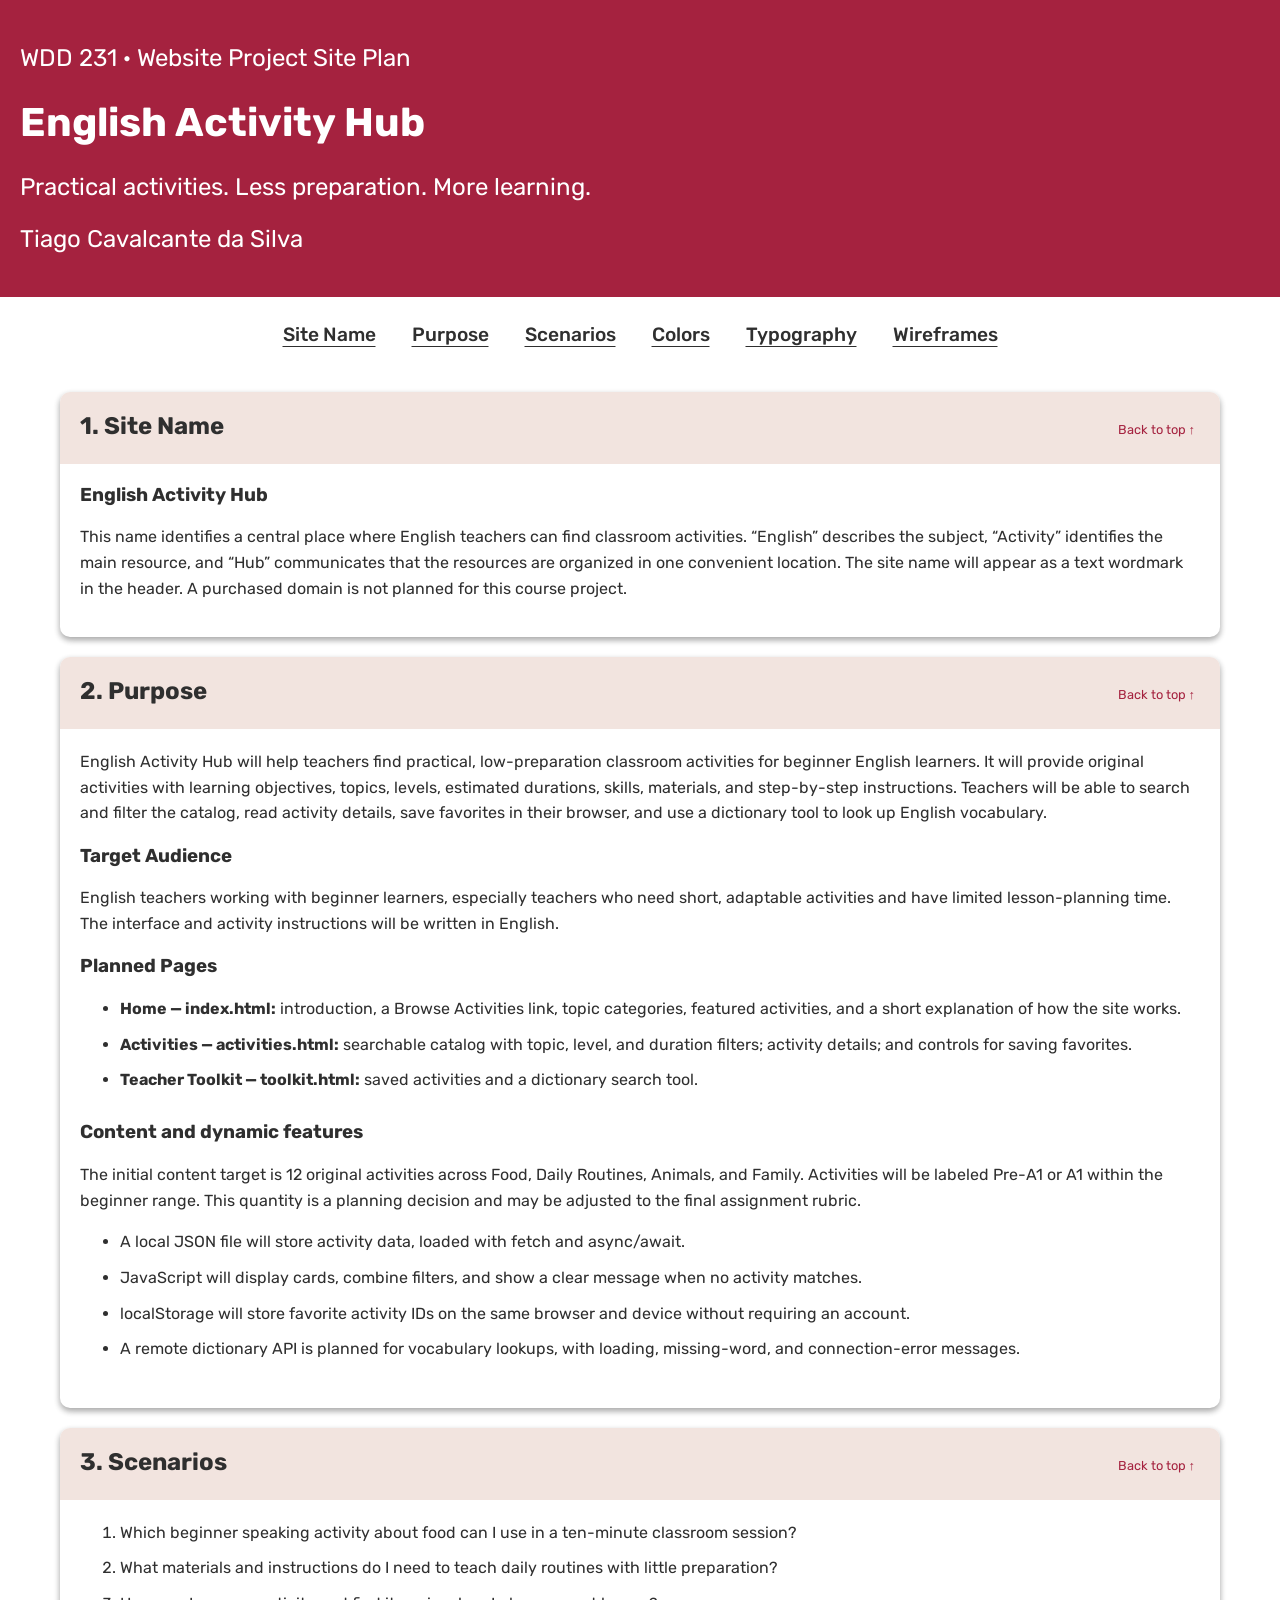
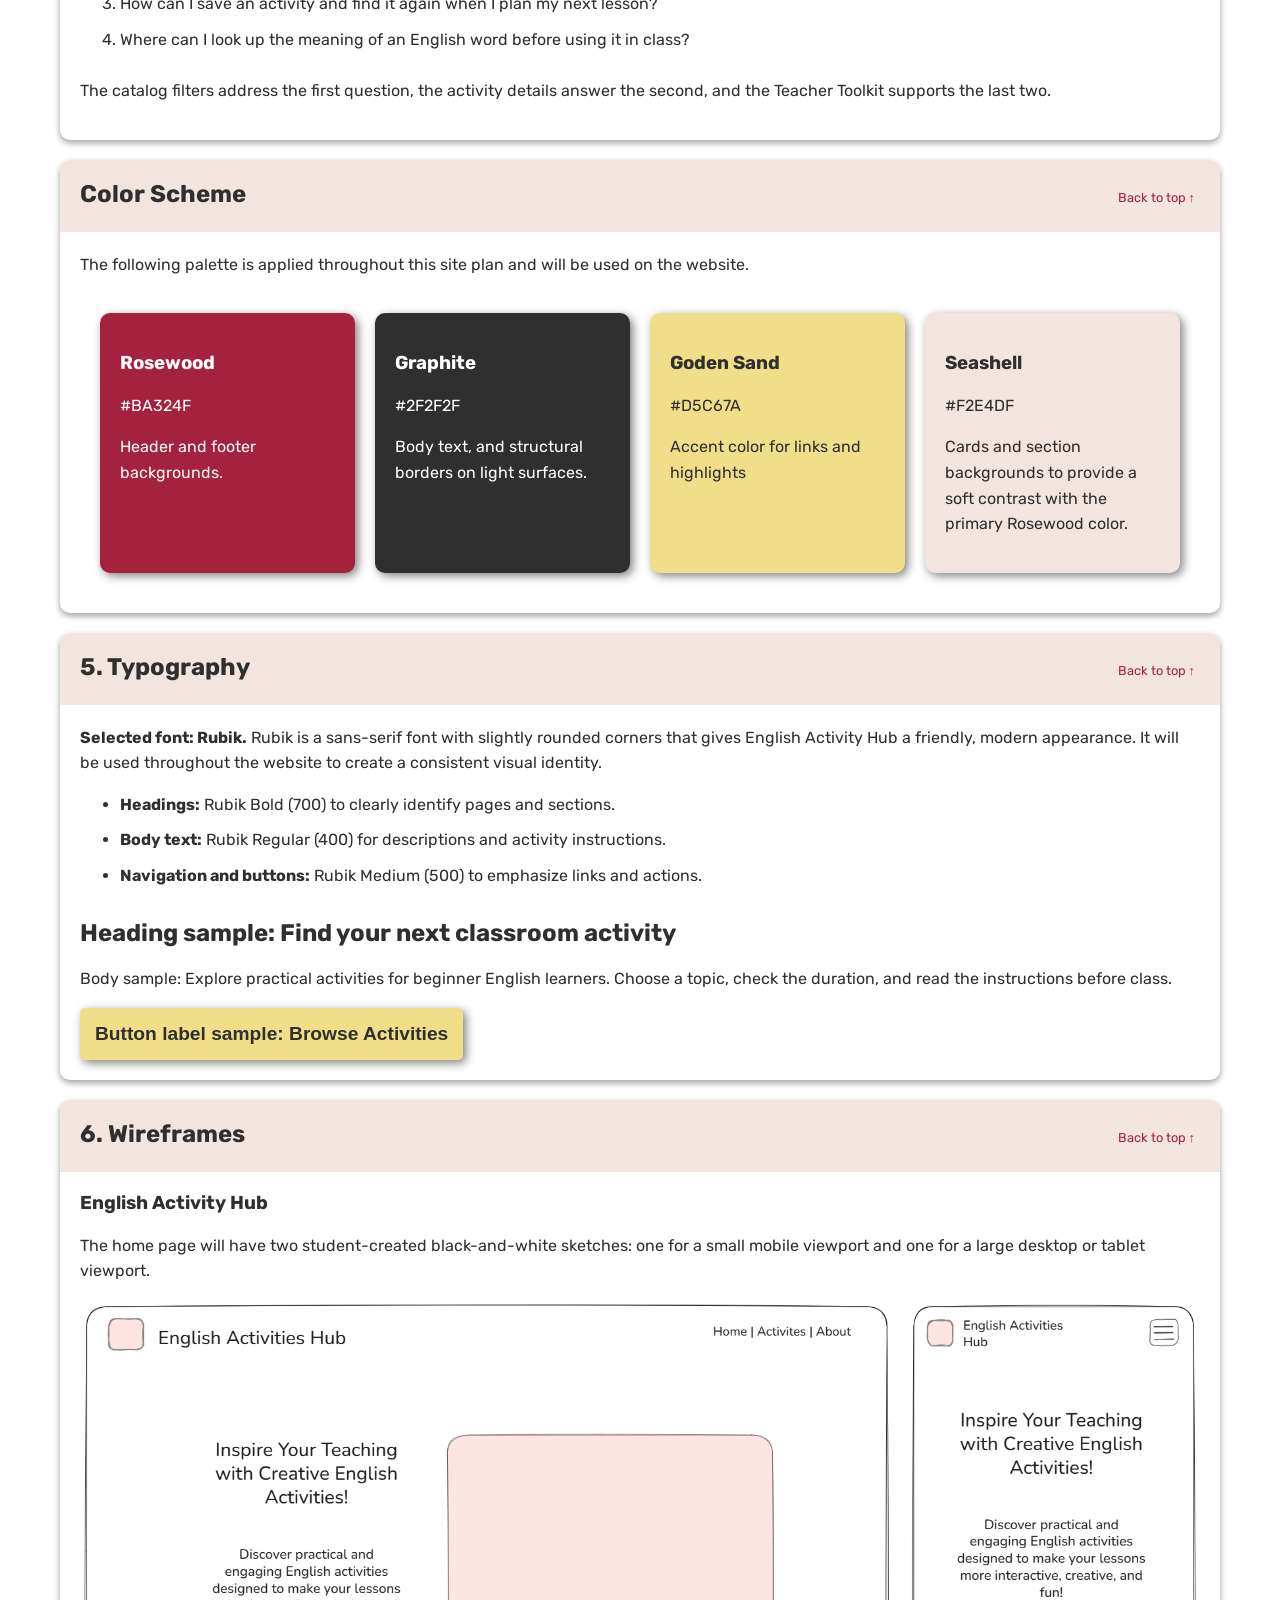
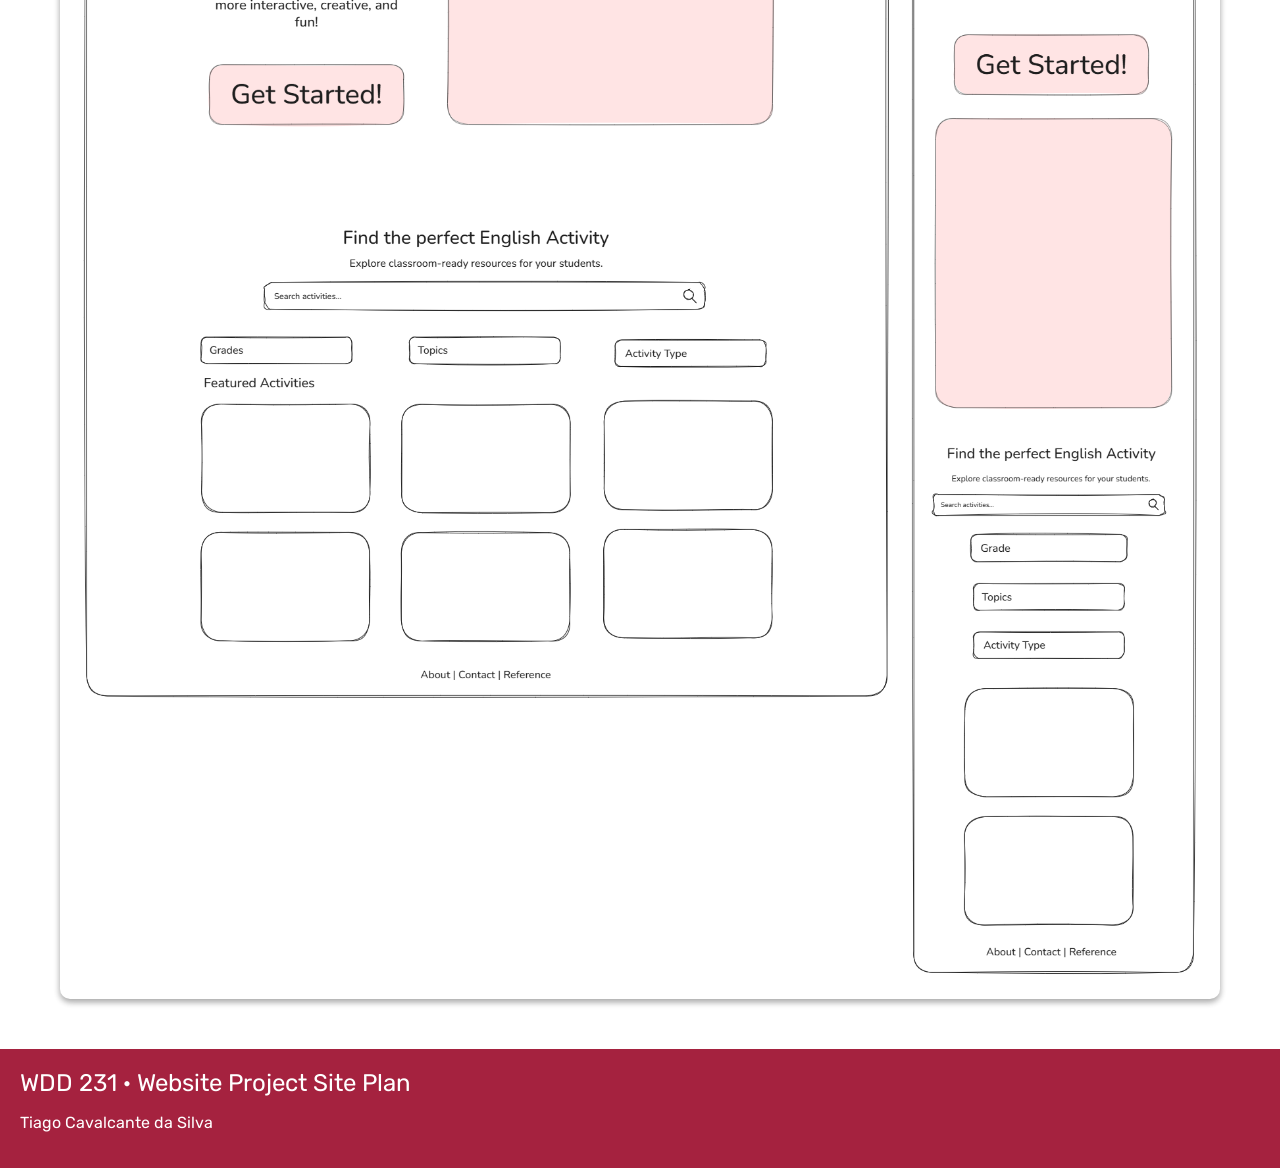
<file: project/site-plan.html>
<!DOCTYPE html>
<html lang="en">
<head>
    <meta charset="UTF-8">
    <meta name="viewport" content="width=device-width, initial-scale=1.0">
    <title>WDD 231 - Final Project - English Activity Hub</title>

    <meta name="description" content="Final Project presentation to the WDD 231 - Web Frontend Development course at BYU - Pathway Worldwide">
    <meta name="author" content="Tiago Cavalcante da Silva">

    <link rel="stylesheet" href="./styles/site-plan-small.css">
    <link rel="stylesheet" href="./styles/site-plan-larger.css">

    <link rel="preconnect" href="https://fonts.googleapis.com">
    <link rel="preconnect" href="https://fonts.gstatic.com" crossorigin>
    <link href="https://fonts.googleapis.com/css2?family=Rubik:ital,wght@0,300..900;1,300..900&display=swap" rel="stylesheet">
</head>
<body>
    <header id="header-top">
        <p>WDD 231 · Website Project Site Plan</p>
        <h1>English Activity Hub</h1>
        <p>Practical activities. Less preparation. More learning.</p>
        <p>Tiago Cavalcante da Silva</p>
    </header>

    <nav aria-label="Site plan Sections">
        <ul>
            <li><a href="#site-name">Site Name</a></li>
            <li><a href="#purpose">Purpose</a></li>
            <li><a href="#scenarios">Scenarios</a></li>
            <li><a href="#color-scheme">Colors</a></li>
            <li><a href="#typography">Typography</a></li>
            <li><a href="#wireframes">Wireframes</a></li>
        </ul>
    </nav>

    <main>
        <section id="site-name">
            <div class="section-heading">
                <h2>1. Site Name</h2>
                <a href="#header-top">Back to top ↑</a>
            </div>
        
            <h3>English Activity Hub</h3>
            <p>
                This name identifies a central place where English teachers can find classroom activities. “English” describes the subject, “Activity” identifies the main resource, and “Hub” communicates that the resources are organized in one convenient location.

                The site name will appear as a text wordmark in the header. A purchased domain is not planned for this course project.
            </p>
        </section>

        <section id="purpose">
            <div class="section-heading">
                <h2>2. Purpose</h2>
                <a href="#header-top">Back to top ↑</a>
            </div>
        
            <p>
                English Activity Hub will help teachers find practical, low-preparation classroom activities for beginner English learners. It will provide original activities with learning objectives, topics, levels, estimated durations, skills, materials, and step-by-step instructions.

                Teachers will be able to search and filter the catalog, read activity details, save favorites in their browser, and use a dictionary tool to look up English vocabulary.
            </p>

            <h3>Target Audience</h3>
            <p>
                English teachers working with beginner learners, especially teachers who need short, adaptable activities and have limited lesson-planning time. The interface and activity instructions will be written in English.
            </p>

            <h3>Planned Pages</h3>
            <ul>
                <li><strong>Home — index.html:</strong> introduction, a Browse Activities link, topic categories, featured activities, and a short explanation of how the site works.</li>

                <li><strong>Activities — activities.html:</strong> searchable catalog with topic, level, and duration filters; activity details; and controls for saving favorites.</li>

                <li><strong>Teacher Toolkit — toolkit.html:</strong> saved activities and a dictionary search tool.</li>
            </ul>

            <h3>Content and dynamic features</h3>
            <p>
                The initial content target is 12 original activities across Food, Daily Routines, Animals, and Family. Activities will be labeled Pre-A1 or A1 within the beginner range. This quantity is a planning decision and may be adjusted to the final assignment rubric.
            </p>

            <ul>
                <li>A local JSON file will store activity data, loaded with fetch and async/await.</li>
                <li>JavaScript will display cards, combine filters, and show a clear message when no activity matches.</li>
                <li>localStorage will store favorite activity IDs on the same browser and device without requiring an account.</li>
                <li>A remote dictionary API is planned for vocabulary lookups, with loading, missing-word, and connection-error messages.</li>
            </ul>

        </section>

        <section id="scenarios">
            <div class="section-heading">
                <h2>3. Scenarios</h2>
                <a href="#header-top">Back to top ↑</a>
            </div>
        
            <ol>
                <li>Which beginner speaking activity about food can I use in a ten-minute classroom session?</li>
                <li>What materials and instructions do I need to teach daily routines with little preparation?</li>
                <li>How can I save an activity and find it again when I plan my next lesson?</li>
                <li>Where can I look up the meaning of an English word before using it in class?</li>
            </ol>
            <p>
                The catalog filters address the first question, the activity details answer the second, and the Teacher Toolkit supports the last two.
            </p>
        </section>

        <section id="color-scheme">
            <div class="section-heading">
                <h2>Color Scheme</h2>
                <a href="#header-top">Back to top ↑</a>
            </div>

            <p>
                The following palette is applied throughout this site plan and will be used on the website.
            </p>

            <div class="color-cards">
                <div class="color-scheme1">
                    <h3>Rosewood</h3>
                    <p>#BA324F</p>
                    <p>Header and footer backgrounds.</p>
                </div>

                <div class="color-scheme2">
                    <h3>Graphite</h3>
                    <p>#2F2F2F</p>
                    <p>Body text, and structural borders on light surfaces.</p>
                </div>

                <div class="color-scheme3">
                    <h3>Goden Sand</h3>
                    <p>#D5C67A</p>
                    <p>Accent color for links and highlights</p>
                </div>
                
                <div class="color-scheme4">
                    <h3>Seashell</h3>
                    <p>#F2E4DF</p>
                    <p>Cards and section backgrounds to provide a soft contrast with the primary Rosewood color.</p>
                </div>
            </div>
        </section>

        <section id="typography">
            <div class="section-heading">
                <h2>5. Typography</h2>
                <a href="#header-top">Back to top ↑</a>
            </div>
        
            <p>
                <strong>Selected font: Rubik.</strong> Rubik is a sans-serif font with slightly rounded corners that gives English Activity Hub a friendly, modern appearance. It will be used throughout the website to create a consistent visual identity.
            </p>

            <ul>
                <li><strong>Headings:</strong> Rubik Bold (700) to clearly identify pages and sections.</li>
                <li><strong>Body text:</strong> Rubik Regular (400) for descriptions and activity instructions.</li>
                <li><strong>Navigation and buttons:</strong> Rubik Medium (500) to emphasize links and actions.</li>
            </ul>

            <h2>Heading sample: Find your next classroom activity</h2>

            <p>
                Body sample: Explore practical activities for beginner English learners. Choose a topic, check the duration, and read the instructions before class.
            </p>

            <button class="typography-btn">Button label sample: Browse Activities</button>
        </section>

        <section id="wireframes">
            <div class="section-heading">
                <h2>6. Wireframes</h2>
                <a href="#header-top">Back to top ↑</a>
            </div>
        
            <h3>English Activity Hub</h3>
            <p>
                The home page will have two student-created black-and-white sketches: one for a small mobile viewport and one for a large desktop or tablet viewport.
            </p>

            <img src="./images/wireframe.png" alt="Desktop and responsive mobile view of the English Activities Hub page">
        </section>
    </main>

    <footer>
        <span>WDD 231 · Website Project Site Plan</span>
        <p>Tiago Cavalcante da Silva</p>
    </footer>
</body>
</html>
</file>
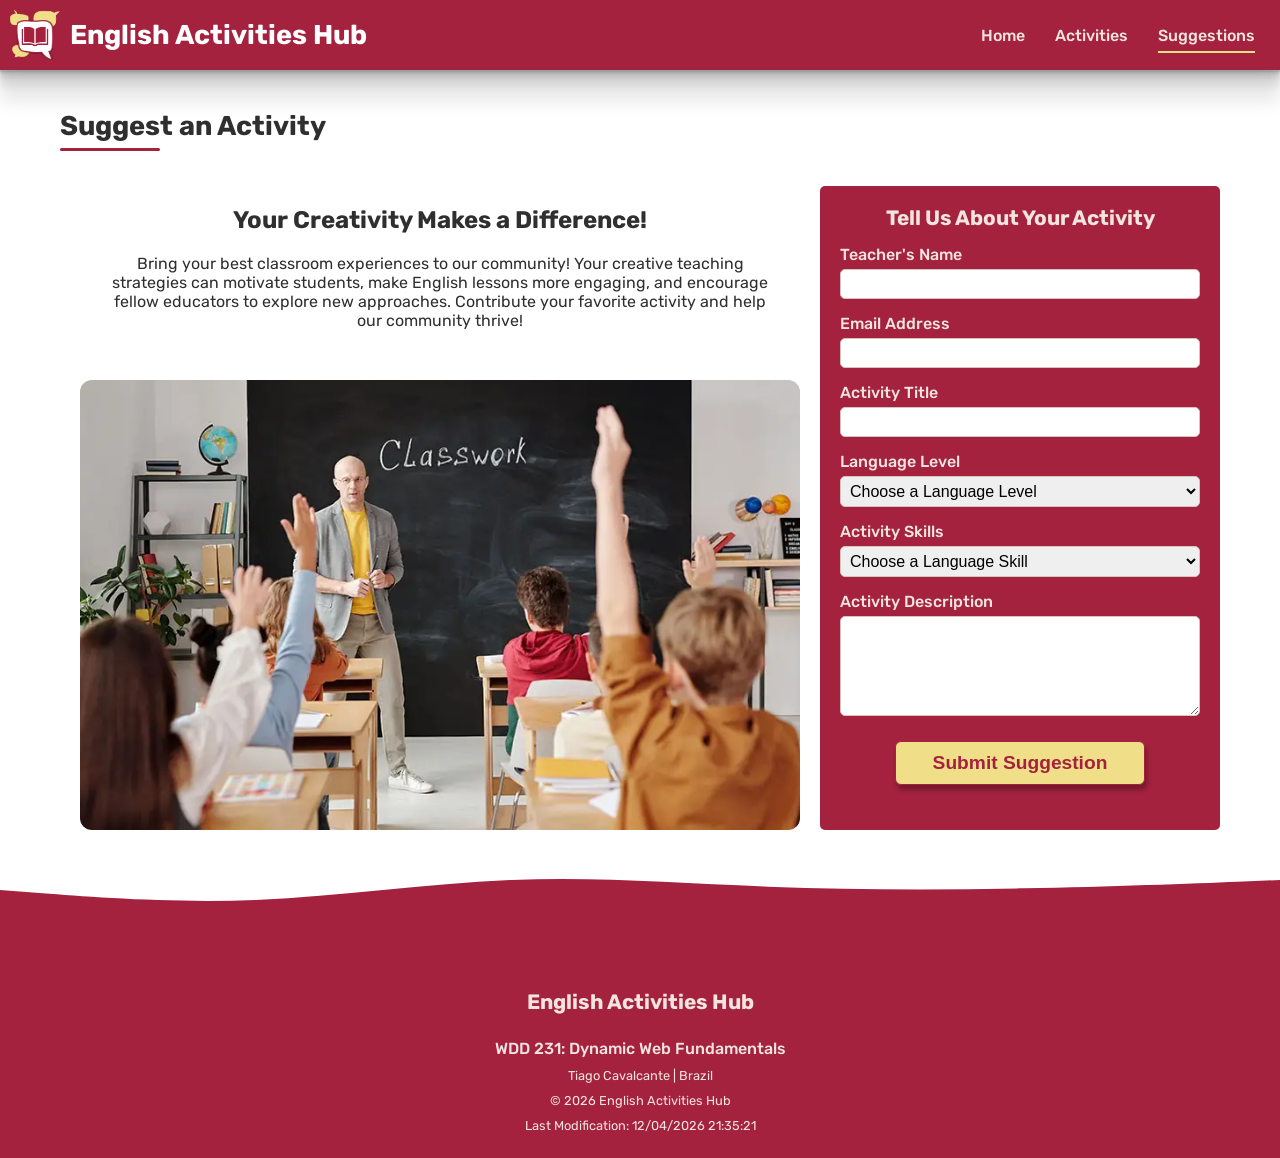
<file: project/suggest.html>
<!DOCTYPE html>
<html lang="en">
<head>
    <meta charset="UTF-8">
    <meta name="viewport" content="width=device-width, initial-scale=1.0">
    <title>English Activities Hub | Suggestions</title>
    <meta name="description" content="Share your teaching ideas with English Activity Hub. Suggest creative classroom activities and help other English teachers improve their lessons.">
    <meta name="author" content="Tiago Cavalcante da Silva">

    <!-- STYLES -->
    <link rel="stylesheet" href="./styles/project-small.css"> 
    <link rel="stylesheet" href="./styles/project-larger.css">

    <!-- META CONTENT -->
    <meta property="og:title" content="English Activities Hub | Suggestions">
    <meta property="og:description" content="Share your ideas for English classroom activities and help inspire creative, engaging teaching experiences.">
    <meta property="og:image" content="https://ticsilva85.github.io/wdd231/project/images/og-image.webp">
    <meta property="og:url" content="https://ticsilva85.github.io/wdd231/project/suggest.html">
    <meta property="og:type" content="website">

    <!-- SCRIPTS -->
    <script src="./scripts/main.js" defer></script>
    <script src="./scripts/form.js" defer></script>

    <!-- FAVICON -->
    <link rel="icon" href="./images/final-project-favicon.ico">

    <!-- FONTS -->
    <link rel="preconnect" href="https://fonts.googleapis.com">
    <link rel="preconnect" href="https://fonts.gstatic.com" crossorigin>
    <link href="https://fonts.googleapis.com/css2?family=Rubik:ital,wght@0,300..900;1,300..900&display=swap" rel="stylesheet">
</head>
<body>
    <header>
        <img src="./images/final-project-logo.svg" alt="English Activities Hub logo">

        <a href="index.html" class="site-logo">English Activities Hub</a>

        <button
            type="button"
            class="hamburger"
            id="menu"
            aria-label="Open navigation menu"
            aria-controls="header-menu"
            aria-expanded="false">
            <span></span>
            <span></span>
            <span></span>
        </button>

        <nav 
            class="nav-menu" 
            id="header-menu" 
            aria-label="Main Navigation">
            
            <ul class="navigation">
                <li><a href="index.html">Home</a></li>
                <li><a href="activities.html">Activities</a></li>
                <li><a href="suggest.html" class="active" aria-current="page">Suggestions</a></li>
            </ul>
        </nav>
    </header>

    <main class="suggest-main">
        <h1>Suggest an Activity</h1>

        <section class="suggest-aside">
            <div class="suggest-intro">
                <aside>
                    <h2>Your Creativity Makes a Difference!</h2>
                    <p>
                        Bring your best classroom experiences to our community! Your creative teaching strategies can motivate students, make English lessons more engaging, and encourage fellow educators to explore new approaches. Contribute your favorite activity and help our community thrive!
                    </p>
                </aside>

                <picture>
                    <source media="(min-width: 825px)" srcset="./images/suggest-larger.webp">
                    <img src="./images/suggest-vertical.webp" alt="English Course book opened on the table while students are studying" class="suggest-image">
                </picture>
            </div>

            <form action="thankyou.html" method="get">
                <h2>Tell Us About Your Activity</h2>

                <div class="input-form">
                    <label for="teacher-name">Teacher's Name</label>
                    <input
                        type="text"
                        id="teacher-name"
                        name="teacherName"
                        autocomplete="name"
                        required
                    >
                </div>

                <div class="input-form">
                    <label for="email">Email Address</label>
                    <input
                        type="email"
                        id="email"
                        name="email"
                        autocomplete="email"
                        required
                    >
                </div>

                <div class="input-form">
                    <label for="activity-title">Activity Title</label>
                    <input
                        type="text"
                        id="activity-title"
                        name="activityTitle"
                        required
                    >
                </div>

                <div class="input-form">
                    <label for="language-level">Language Level</label>
                    <select 
                        id="language-level"
                        name="language-level" 
                        required>

                        <option value="" disabled selected>Choose a Language Level</option>
                        <option value="beginner">Beginner</option>
                        <option value="elementary">Elementary</option>
                        <option value="intermediate">Intermediate</option>
                        <option value="advanced">Advanced</option>
                    </select>
                </div>

                <div class="input-form">
                    <label for="activity-category">Activity Skills</label>
                    <select
                        id="activity-category"
                        name="activity-category"
                        required
                    >
                        <option value="" disabled selected>Choose a Language Skill</option>
                        <option value="vocabulary">Vocabulary</option>
                        <option value="grammar">Grammar</option>
                        <option value="reading">Reading</option>
                        <option value="writing">Writing</option>
                        <option value="listening">Listening</option>
                        <option value="speaking">Speaking</option>
                    </select>
                </div>

                <div class="input-form">
                    <label for="activity-description">
                        Activity Description
                    </label>

                    <textarea
                        id="activity-description"
                        name="activityDescription"
                        required
                    ></textarea>
                </div>

                <button type="submit">
                    Submit Suggestion
                </button>
            </form>
        </section>        
    </main>

    <footer>
        <div class="footer-larger">
            <div class="footer-header">
                <span class="title">English Activities Hub</span>
            </div>
        </div>
            <div class="footer-notes">
                <p class="course">WDD 231: Dynamic Web Fundamentals</p>
                <p>Tiago Cavalcante | Brazil</p>
                <p>&copy; <span id="currentyear"></span> English Activities Hub</p>
                <p id="lastModified"></p>
            </div>
    </footer>
</body>
</html>
</file>
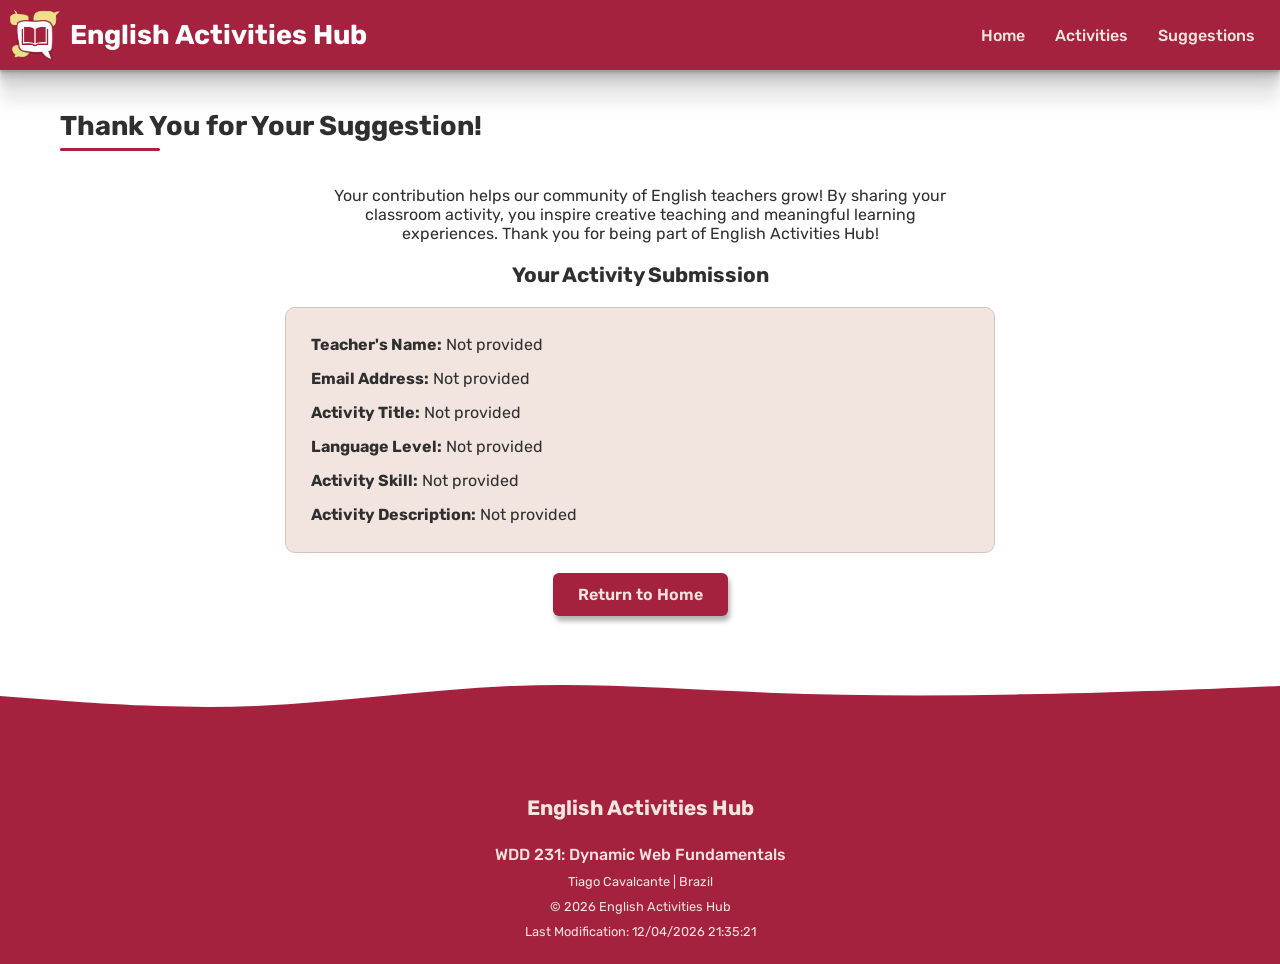
<file: project/thankyou.html>
<!DOCTYPE html>
<html lang="en">
<head>
    <meta charset="UTF-8">
    <meta name="viewport" content="width=device-width, initial-scale=1.0">
    <title>English Activities Hub | Thank You</title>
    <meta name="description" content="Thank you for sharing your activity suggestion with English Activity Hub. Review your submitted information and continue exploring teaching resources.">
    <meta name="author" content="Tiago Cavalcante da Silva">

    <!-- STYLES -->
    <link rel="stylesheet" href="./styles/project-small.css"> 
    <link rel="stylesheet" href="./styles/project-larger.css">

    <!-- META CONTENT -->
    <meta property="og:title" content="English Activities Hub | Thank You">
    <meta property="og:description" content="Greetings page for sharing your ideas for English classroom activities and help inspire creative, engaging teaching experiences.">
    <meta property="og:image" content="https://ticsilva85.github.io/wdd231/project/images/og-image.webp">
    <meta property="og:url" content="https://ticsilva85.github.io/wdd231/project/thankyou.html">
    <meta property="og:type" content="website">

    <!-- SCRIPTS -->
    <script src="./scripts/main.js" defer></script>
    <script src="./scripts/thankyou.js" defer></script>

    <!-- FAVICON -->
    <link rel="icon" href="./images/final-project-favicon.ico">

    <!-- FONTS -->
    <link rel="preconnect" href="https://fonts.googleapis.com">
    <link rel="preconnect" href="https://fonts.gstatic.com" crossorigin>
    <link href="https://fonts.googleapis.com/css2?family=Rubik:ital,wght@0,300..900;1,300..900&display=swap" rel="stylesheet">
</head>
<body>
    <header>
        <img src="./images/final-project-logo.svg" alt="English Activities Hub logo">

        <a href="index.html" class="site-logo">English Activities Hub</a>

        <button
            type="button"
            class="hamburger"
            id="menu"
            aria-label="Open navigation menu"
            aria-controls="header-menu"
            aria-expanded="false">
            <span></span>
            <span></span>
            <span></span>
        </button>

        <nav 
            class="nav-menu" 
            id="header-menu" 
            aria-label="Main Navigation">
            
            <ul class="navigation">
                <li><a href="index.html">Home</a></li>
                <li><a href="activities.html">Activities</a></li>
                <li><a href="suggest.html">Suggestions</a></li>
            </ul>
        </nav>
    </header>

    <main class="thankyou-container">
        <h1>Thank You for Your Suggestion!</h1>

        <section class="thankyou-main">
            <p class="thankyou-message">
                Your contribution helps our community of English teachers
                grow! By sharing your classroom activity, you inspire
                creative teaching and meaningful learning experiences.
                Thank you for being part of English Activities Hub!
            </p>

            <h2>Your Activity Submission</h2>

            <div class="submission-details">
                <p><strong>Teacher's Name:</strong>
                    <span id="result-name"></span>
                </p>

                <p><strong>Email Address:</strong>
                    <span id="result-email"></span>
                </p>

                <p><strong>Activity Title:</strong>
                    <span id="result-title"></span>
                </p>

                <p><strong>Language Level:</strong>
                    <span id="result-level"></span>
                </p>

                <p><strong>Activity Skill:</strong>
                    <span id="result-skill"></span>
                </p>

                <p><strong>Activity Description:</strong>
                    <span id="result-description"></span>
                </p>
            </div>

            <a href="index.html" class="back-home">
                Return to Home
            </a>
        </section>
    </main>

    <footer>
        <div class="footer-larger">
            <div class="footer-header">
                <span class="title">English Activities Hub</span>
            </div>
        </div>
            <div class="footer-notes">
                <p class="course">WDD 231: Dynamic Web Fundamentals</p>
                <p>Tiago Cavalcante | Brazil</p>
                <p>&copy; <span id="currentyear"></span> English Activities Hub</p>
                <p id="lastModified"></p>
            </div>
    </footer>
</body>
</html>
</file>
<file: styles/small.css>
:root {
    /* Colors */
    --background-color: #FFFFFF;
    --accent-color: #EBA51B;
    --header-background: #002E5D;
    --secondary-color: #CDCDCD;
    --hover-color: #F95738;

    /* Fonts */
    --header-font: "Fira Sans", sans-serif;
    --body-font: "Playfair Display", serif;
}

* {
    margin: 0;
    box-sizing: border-box;
}

html, body {
    font-family: var(--body-font);
    width:100%;
    min-height: 100%;
}

/* ===== HEADER ===== */

header {
    position: relative;
    display: grid;
    grid-template-columns: 50px auto 60px;
    padding: 5px 0 5px 10px;
    background-color: var(--header-background);
    align-items: center;
    column-gap: 10px;
    width: 100%;
    height: 80px;
}

header img {
    display: block;
}

header span {
    font-family: var(--header-font);
    color: white;
    font-weight: bold;
    font-size: 1.5rem;
    justify-content: start;
}

/* ===== HAMBURGER MENU ===== */
.hamburger {
    background: none;
    border: none;
    font-size: 2rem;
    color: white;
    cursor: pointer;
    right: 0px;
}

.hamburger::after {
    content: "\2630";
}

.hamburger.show::after {
    content: "\00D7";
    font-size: 3rem;
    font-weight: lighter;
}

/* ===== NAVIGATION MENU ===== */

.nav-menu {
    display: none;
    font-family: var(--header-font);
    font-size: 1.2rem;
}

.navigation .active {
    color: var(--header-background);
    background-color: var(--accent-color);
}

.nav-menu.show {
    font-weight: bold;
    display: block;
    position: absolute;
    top: 80px;
    right: 0;
    width: 50%;
    background-color: var(--header-background);
    z-index: 1000;
    box-shadow: 0 4px 10px rgba(0, 0, 0, 0.5);
}

.nav-menu ul {
    padding: 0;
}

.nav-menu ul li {
    list-style: none;
}

.nav-menu ul li a {
    display: block;
    padding: 15px;
    text-align: center;
    text-decoration: none;
    color: white;
}

/* ===== MAIN ===== */
/* ===== About Me / Student Photo section ===== */
.about-me-section {
    display: grid;
    grid-template-columns: 1fr;
    gap: 20px;
    padding: 10px;
}

h1 {
    padding: 20px;
}

.about-me, .student-photo {
    border: solid 1px rgba(0, 0, 0, 0.5);
    border-radius: 10px;
    overflow: hidden;
}

.about-me h2, .student-photo h2 {
    background-color: var(--header-background);
    color: white;
    font-family: var(--header-font);
    padding: 10px;
}

.about-me p, .student-photo img {
    padding: 20px;
}

.about-me p {
    text-align: justify;
    font-family: var(--body-font);
    font-size: 1.1rem;
}

.student-photo img {
    display: block;
    margin: 0 auto;
    width: 60%;
}

/* ===== Certificates Section ===== */
.certificates {
    border: solid 1px rgba(0, 0, 0, 0.5);
    border-radius: 10px;
    overflow: hidden;
    margin: 10px;
}

.certificates-content {
    padding: 10px;
}

.certificates-content #total-credits {
    text-align: center;
    padding: 20px;
    font-size: 1.2rem;
}

.course-filters {
    display: flex;
    flex-direction: column;
    justify-content: center;
    align-items: center;
    gap: 10px;
    padding: 10px;
}

.course-filters button {
    border: none;
    background-color: var(--header-background);
    color: white;
    border-radius: 5px;
    margin: 0;
    padding: 10px;
    font-size: 1.2rem;
    font-weight: bold;
    width: 100%;
    max-width: 300px;
    height: auto;
    transition: opacity 0.3s ease;
}

.course-filters button:hover {
    opacity: 0.7;
}

.certificates h2 {
    font-family: var(--header-font);
    background-color: var(--header-background);
    color: white;
    padding: 10px;
}

.certificates .course-card {
    margin: 20px;
    border: 1px solid rgb(207, 206, 206);
    border-radius: 5px;
    padding: 10px;
}

.course-card.completed {
    background: var(--accent-color);
    color: var(--header-background);
}

.label {
    display: flex;
    justify-content: center;
    gap: 2rem;
}

.label p {
    display: flex;
    align-items: center;
    gap: 0.5rem;
}

.completed-btn,
.not-completed-btn {
    display: inline-block;
    width: 20px;
    height: 20px;
    border-radius: 4px;
}

.completed-btn {
    background-color: var(--accent-color);
}

.not-completed-btn {
    background-color: white;
    border: 1px solid #ccc;
}

/* ===== FOOTER ===== */
footer {
    background-color: var(--header-background);
    margin-top: 20px;
}

footer ul {
    display: flex;
    justify-content: center;
    align-items: center;
    gap: 1.5rem;
    list-style: none;
    padding: 20px;
}

footer ul li {
    list-style: none;
}

footer ul li a {
    display: block;
    text-decoration: none;
    color: white;
    font-family: var(--header-font);
    font-size: 1.2rem;
    transition: opacity 0.3s ease;
}

footer ul li a:hover {
    opacity: 0.7;
}

footer ul li a img {
    width: 3rem;
}

.footer-note {
    text-align: center;
    color: white;
    font-family:var(--header-font);
    padding-bottom: 10px;
}
</file>
<file: styles/larger.css>
@media only screen and (min-width: 769px) {
    :root {
        /* Colors */
        --background-color: #FFFFFF;
        --accent-color: #EBA51B;
        --header-background: #002E5D;
        --secondary-color: #CDCDCD;
        --hover-color: #F95738;

        /* Fonts */
        --header-font: "Fira Sans", sans-serif;
        --body-font: "Playfair Display", serif;
        --heading-font: "Sue Ellen Francisco", cursive;
    }

    main {
        max-width: 1200px;
        margin: 0 auto;
    }

    header {
        display: flex;
        align-items: center;
        justify-content: space-between;
        gap: 20px;
        padding: 5px 20px;
    }

    header span {
        font-size: 2rem;
        flex: 1;
    }

    .hamburger {
        display: none;
    }

    .nav-menu {
        display: block;
        flex-grow: 1;
        max-width: 400px;
    }

    .navigation {
        display: flex;
        align-items: center;
        width: 100%;
        padding: 0;
    }

    .navigation li {
        flex: 1 1 0;
        min-width: 0;
        text-align: center;
    }

    .navigation li a {
        display: block;
        font-weight: bold;
        width: 100%;
        padding: 10px;
        transition: background-color 0.3s ease;
        font-family: var(--header-font);
    }

    .navigation li a:hover {
        background-color: var(--hover-color);
        color: var(--header-background);
    }

    .navigation .active {
        color: var(--header-background);
        background-color: var(--accent-color);
    }

    /* ===== SECTIONS ===== */
    .about-me-section {
        display: grid;
        grid-template-columns: 2fr 1fr;
        gap: 20px;
        padding: 20px;
    }

    .certificates {
        margin: 20px;
    }

    .course-filters {
        flex-direction: row;
    }

    .course-filters button {
        width: 150px;
    }
}
</file>
<file: chamber/styles/small.css>
:root {
    --primary-color: #2E56A6; /* Recife Blue */
    --color-background: #F2F2F2; /* Off-white */
    --text-color: #182d57; /* Deep Ultramarine Blue */
    --accent-color: #BF4141;/* Coral */
    --accent-color-second: #F2A20C; /* Golden */
    --card-background-color: #bec2ca; /* Alabaster Grey */

    --heading-font: "Fira Sans", sans-serif;
    --body-font: "PT Serif", serif;
}

* {
    margin: 0;
    box-sizing: border-box;
}

html,
body {
    margin: 0;
    width: 100%;
    color: var(--text-color);
}

/* ===== HEADER ===== */

header {
    position: relative;
    display: grid;
    grid-template-columns: 50px auto 60px;
    padding: 5px 0 5px 10px;
    background-color: var(--primary-color);
    align-items: center;
    column-gap: 10px;
    width: 100%;
    height: 100px;
    min-height: 100px;
}

header > img {
    display: block;
    width: 50px;
    height: 50px;
}

.title {
    font-family: var(--heading-font);
    color: var(--color-background);
    font-size: 1.5rem;
    font-weight: bold;
    justify-content: start;
}

.mobile-break {
    display: inline;
}

.chamber {
    font-weight: lighter;
    font-size: 1.2rem;
}

/* ===== HAMBURGER MENU ===== */
.hamburger {
    background: none;
    border: none;
    font-size: 2rem;
    color: var(--color-background);
    cursor: pointer;
}

.hamburger::after {
    content: "\2630";
}

.hamburger.show::after {
    content: "\00D7";
    font-size: 4rem;
    font-weight: lighter;
}

/* ===== NAVIGATION MENU ===== */
.nav-menu {
    display: none;
    font-family: var(--heading-font);
    font-size: 1.2rem;
}

.navigation .active {
    color: var(--text-color);
    background-color:var(--accent-color-second);
}

.nav-menu.show {
    font-weight: bold;
    display: block;
    position: absolute;
    top: 80px;
    right: 0;
    width: 50%;
    background-color: var(--primary-color);
    z-index: 1000;
    box-shadow: 0 4px 10px rgba(0, 0, 0, 0.5);
}

.nav-menu ul {
    padding: 0;
}

.nav-menu ul li {
    list-style: none;
}

.nav-menu ul li a {
    display: block;
    padding: 15px;
    text-align: center;
    text-decoration: none;
    color: var(--color-background);
}

/* ===== MAIN ===== */

h1 {
    font-family: var(--heading-font);
    padding: 20px;
}

.loading {
    grid-column: 1 / -1;
    text-align: center;
    padding: 50px;
    font-family: var(--heading-font);
}

/* ===== Buttons Grid and List */
.companies-menu {
    display: flex;
    justify-content: center;
    gap: 20px;
}

#grid, #list {
    border: none;
    background-color: var(--text-color);
    padding: 10px 20px;
    border-radius: 8px;
    box-shadow: rgba(0, 0, 0, 0.19) 0px 10px 20px, rgba(0, 0, 0, 0.23) 0px 6px 6px;
    transition: transform ease 0.3s;
    width: 70px;
    height: 50px;
}

#grid:hover, #list:hover {
    transform: scale(1.2);
}

#grid img, #list img {
    width: 30px;
    height: 30px;
}

/* ===== Directory Grid ===== */
.directory-container.grid {
    display: grid;
    grid-template-columns: 1fr;
    gap: 20px;
    padding: 20px;
    min-height: 2500px;
}

/* ===== Directory List ===== */

.member-card {
    padding: 20px;
    border: 1px solid #ccc;
    text-align: center;
    border-radius: 8px;
    box-shadow: rgba(0, 0, 0, 0.19) 0px 10px 20px, rgba(0, 0, 0, 0.23) 0px 6px 6px;
}

.member-card img {
    display: block;
    width: 150px;
    height: 100px;
    object-fit: contain;
    margin: 0 auto 15px;
}

.member-card h2 {
    font-family: var(--body-font);
    margin-bottom: 10px; 
}

.member-card > p {
    font-family: var(--body-font);
    margin-bottom: 8px;
}

.member-card a {
    display: inline-block;
    margin-top: 10px;
    padding: 8px 15px;
    background-color: var(--primary-color);
    color: var(--color-background);
    text-decoration: none;
    font-family: var(--heading-font);
    font-weight: bold;
    border-radius: 4px;
    transition: background-color ease 0.5s;
}

.member-card a:hover {
    background-color: var(--accent-color-second);
    color: var(--text-color);
}

/* ===== Directory Container List */
.directory-container.list {
    display: flex;
    flex-direction: column;
    gap: 0;
    padding: 20px;
}

.directory-container.list .member-card {
    display: grid;
    grid-template-columns: 1fr;
    padding: 12px 5px;
    border: none;
    border-bottom: 1px solid var(--color-background);
    border-radius: 0;
    box-shadow: none;
    text-align: left;
}

.directory-container.list .member-card img {
    display: none;
}

.directory-container.list .member-card h2,
.directory-container.list .member-card p {
    margin: 0;
    padding: 5px;
}

.directory-container.list .member-card h2 {
    font-size: 1.1rem;
}

.directory-container.list .member-card a {
    display: inline-block;
    width: fit-content;

    margin: 5px 0 0;
    padding: 5px;
}

/* ===== FOOTER ===== */
footer {
    background-color: var(--primary-color);
    font-family: var(--heading-font)
}

.footer-header {
    padding: 20px;
    text-align: center;
    color: var(--color-background);
}

.footer-header > p {
    padding: 5px 0;
}

.footer-header p a {
    color: inherit;
    text-decoration: none;
}

.footer-header p a:hover {
    text-decoration: underline;
}

/* ===== Footer Notes ===== */
.footer-notes {
    text-align: center;
    color: var(--color-background);
    padding: 20px;
}

.footer-notes > p {
    padding: 5px;
}

.footer-notes .course {
    font-size: 1.2rem;
    font-weight: bold;
}

/* +++++ INDEX.HTML +++++ */

/* ===== MAIN ===== */

.holy-graal {
    width: 100%;
    padding: 0 30px 30px 30px;
}

.aside {
    font-family: var(--body-font);
    padding: 0 15px;
}

.aside > h2 {
    text-align: center;
    font-size: 2rem;
    padding: 20px;
}

.aside > p {
    text-align: center;
    font-size: 1.5rem;
    padding: 20px 10px;
}

.hero {
    position: relative;
    width: 100%;
}

.hero picture {
    display: block;
    width: 100%;
}

.hero img {
    display: block;
    width: 100%;
    height: auto;
}

.join-btn {
    position: absolute;
    left: 50%;
    bottom: 30px;
    transform: translateX(-50%);

    display: block;
    text-decoration: none;
    text-align: center;
    width: fit-content;

    background-color: var(--accent-color-second);
    color: var(--text-color);

    font-family: var(--heading-font);
    padding: 15px 30px;

    font-size: 1.6rem;
    font-weight: bolder;

    border-radius: 15px;

    box-shadow: 5px 5px 15px rgba(0, 0, 0, 0.5);

    z-index: 2;

    transition: background-color ease 0.3s;
}

.join-btn:hover {
    background-color: var(--accent-color);
    color: var(--color-background);
}

/* ===== Events List ===== */
.events {
    padding: 30px 15px;
}

.events > h2 {
    font-family: var(--heading-font);
    text-align: center;
    margin-bottom: 25px;
}

.events-container {
    display: grid;
    gap: 20px;
}

.event-card {
    padding: 20px;
    background-color: white;
    border: 1px solid var(--card-background-color);
    border-radius: 10px;
    box-shadow: 0 3px 10px rgba(0, 0, 0, 0.15);
}

.event-card h3 {
    font-family: var(--heading-font);
    margin-bottom: 10px;
}

.event-card p {
    font-family: var(--body-font);
    line-height: 1.5;
}

.event-date {
    font-weight: bold;
    margin-bottom: 10px;
}

.event-link {
    display: inline-block;
    margin-top: 15px;
    color: var(--primary-color);
    font-family: var(--heading-font);
    font-weight: bold;
}

/* ===== WEATHER SECTION ===== */

.weather {
    padding: 30px 15px;
}

.weather > h2 {
    font-family: var(--heading-font);
    text-align: center;
    margin-bottom: 25px;
}

.weather-container {
    display: grid;
    gap: 20px;
}

.weather-current,
.weather-details {
    background-color: white;
    border: 1px solid var(--card-background-color);
    padding: 20px;
    border-radius: 10px;
    box-shadow: 0 3px 10px rgba(0, 0, 0, 0.15);
}

.weather-current {
    text-align: center;
}

.weather-current h3 {
    font-family: var(--heading-font);
    margin-bottom: 10px;
}

.weather-current img {
    display: block;
    margin: 0 auto;
}

#temperature {
    font-family: var(--heading-font);
    font-size: 2rem;
    font-weight: bold;
}

#weather-description {
    font-family: var(--body-font);
    text-transform: capitalize;
}

.weather-details p {
    font-family: var(--body-font);
    padding: 8px 0;
}

/* ===== 3-Day Forecast ===== */

.forecast {
    margin-top: 30px;
}

.forecast > h3 {
    font-family: var(--heading-font);
    text-align: center;
    margin-bottom: 20px;
}

.forecast-container {
    display: grid;
    grid-template-columns: 1fr;
    gap: 20px;
}

.forecast-card {
    background-color: white;
    border: 1px solid var(--card-background-color);
    padding: 20px;
    border-radius: 10px;
    box-shadow: 0 3px 10px rgba(0, 0, 0, 0.15);
    text-align: center;
}

.forecast-card h4 {
    font-family: var(--heading-font);
    margin-bottom: 10px;
}

.forecast-card img {
    display: block;
    margin: 0 auto;
}

.forecast-card p {
    font-family: var(--body-font);
    margin: 5px 0;
}

.forecast-temperature {
    font-family: var(--heading-font) !important;
    font-size: 1.5rem;
    font-weight: bold;
}

/* ===== COMPANY SPOTLIGHTS ===== */

.spotlights {
    padding: 30px 15px;
}

.spotlights > h2 {
    font-family: var(--heading-font);
    text-align: center;
    margin-bottom: 25px;
}

.spotlights-container {
    display: grid;
    grid-template-columns: 1fr;
    gap: 20px;
}

.spotlight-card {
    display: grid;
    grid-template-columns: 120px 1fr;
    gap: 20px;
    align-items: center;
    padding: 20px;
    background-color: white;
    border-radius: 10px;
    box-shadow: 0 3px 10px rgba(0, 0, 0, 0.15);
    border: 1px solid var(--card-background-color);
}

.spotlight-card img {
    width: 120px;
    height: 100px;
    object-fit: contain;
}

.spotlight-content h3 {
    font-family: var(--heading-font);
    margin-bottom: 10px;
}

.spotlight-content p {
    font-family: var(--body-font);
    margin-bottom: 5px;
}

.spotlight-content a {
    display: inline-block;
    margin-top: 10px;
    color: var(--primary-color);
    font-family: var(--heading-font);
    font-weight: bold;
    text-decoration: none;
}

.spotlight-content a:hover {
    color: var(--accent-color-second);
}

/* ===== JOIN PAGE ===== */
/* ===== Left Side ===== */
.join-aside {
    display: flex;
    flex-direction: column;
    align-items: center;
    text-align: center;
}

.join-intro {
    display: flex;
    flex-direction: column;
}

.join-intro p {
    padding: 20px 20px 40px 20px;
    text-align: center;
    font-size: 1.5rem;
}

/* ===== Join Form ===== */

.join-form {
    display: flex;
    flex-direction: column;
    text-align: left;

    padding: 20px;
    width: 100%;
    box-sizing: border-box;

    background-color: var(--primary-color);
    color: var(--color-background);
    font-size: 1.2rem;
}

.join-form label {
    display: flex;
    flex-direction: column;
    gap: 5px;
    margin: 10px 0;
}

.join-form input,
.join-form select,
.join-form textarea {
    width: 100%;
    max-width: 100%;
    padding: 10px;
    box-sizing: border-box;

    font-family: var(--body-font);
    font-size: 1rem;
}

.join-form input,
.join-form select {
    height: 50px;
}

.join-form textarea {
    height: 100px;
    resize: vertical;
}

.join-button {
    border: none;

    background-color: var(--accent-color-second);
    color: var(--text-color);

    padding: 20px;
    margin: 20px 0;
    border-radius: 15px;

    font-family: var(--heading-font);
    font-size: 1.6rem;
    font-weight: bolder;

    box-shadow: 5px 5px 15px rgba(0, 0, 0, 0.5);

    transition: background-color ease 0.3s;
}

.join-button:hover {
    background-color: var(--color-background);
    color: var(--text-color);
}

/* ===== Membership Cards ===== */
/* ===== Individual Cards ===== */
.cards {
    display: flex;
    flex-direction: column;
    align-items: center;
    gap: 20px;

    width: 100%;
    padding: 20px;
    font-family: var(--heading-font);
}

.cards h2 {
    text-align: center;
    margin-bottom: 10px;
}

.membership-card {
    display: flex;
    flex-direction: column;
    justify-content: center;
    align-items: center;
    gap: 20px;

    width: 100%;
    max-width: 300px;
    min-height: 150px;
    padding: 20px;

    border-radius: 15px;
    background-color: var(--primary-color);
    color: var(--color-background);

    text-align: center;

    animation: cardEntrance 0.6s ease-out backwards;
}

.membership-card h3 {
    font-size: 1.5rem;
    margin: 0;
}

.membership-card a {
    display: inline-block;

    padding: 10px 15px;

    background-color: var(--accent-color-second);
    color: var(--text-color);
    font-weight: bolder;

    text-decoration: none;
    border-radius: 10px;
    box-shadow: 5px 5px 15px rgba(0, 0, 0, 0.5);
    transition: background-color ease 0.3s;
}

.membership-card a:hover {
    background-color: var(--color-background);
    color: var(--text-color);
}

dialog {
    width: 90%;
    max-width: 500px;

    border: none;
    border-radius: 15px;
    padding: 30px;

    margin: auto;

    background-color: var(--primary-color);
    color: var(--color-background);

    font-family: var(--body-font);
}

dialog h2 {
    margin: 0 0 15px;
    padding: 0;

    font-family: var(--heading-font);
    font-size: 1.6rem;
    text-align: center;
}

dialog p {
    margin-bottom: 20px;
    font-size: 1.2rem;
    line-height: 1.5;
}

dialog h3 {
    margin: 15px 0 10px;
    padding: 0;

    font-family: var(--heading-font);
}

dialog ul {
    margin: 0 0 20px;
    padding-bottom: 20px;
    list-style: none;
}

dialog li {
    font-size: 1rem;
    margin-bottom: 8px;
}

dialog::backdrop {
    background-color: rgb(0 0 0 / 60%);
}

.close-dialog {
    display: block;

    margin: 20px auto 0;
    padding: 10px 20px;

    border: none;
    border-radius: 5px;

    background-color: var(--accent-color-second);
    color: var(--text-color);

    font-family: var(--heading-font);
    font-weight: bold;

    cursor: pointer;

    box-shadow: 5px 5px 15px rgba(0, 0, 0, 0.5);
    transition: background-color ease 0.3s;
}

.close-dialog:hover {
    background-color: var(--color-background);
    color: var(--text-color);
}

/* ===== Animations ===== */
@keyframes cardEntrance {
    from {
        opacity: 0;
        transform: translateY(30px);
    }

    to {
        opacity: 1;
        transform: translateY(0);
    }
}

.membership-card:nth-of-type(1) {
    animation-delay: 0.1s;
}

.membership-card:nth-of-type(2) {
    animation-delay: 0.2s;
}

.membership-card:nth-of-type(3) {
    animation-delay: 0.3s;
}

.membership-card:nth-of-type(4) {
    animation-delay: 0.4s;
}

/* ===== THANK YOU PAGE ===== */
.application-details {
    padding: 20px;
}

.join-information {
    display: flex;
    flex-direction: column;
}

.application-details h2 {
    font-family: var(--heading-font);
    padding-bottom: 20px;
    font-size: 1.5rem;
}

.application-details p {
    padding: 5px 0;
    font-size: 1.2rem;
}

.thank-you-picture {
    display: flex;
    justify-content: center;
    padding: 20px;
}

.thank-you-picture picture {
    display: block;
    width: 100%;
    max-width: 600px;
}

.thank-you-picture img {
    display: block;
    width: 100%;
    height: auto;

    border-radius: 15px;
    box-shadow: 5px 5px 15px rgb(0 0 0 / 30%);
}

.back-home {
    display: block;
    width: 250px;
    margin: 40px auto;

    padding: 20px 35px;
    background-color: var(--accent-color-second);
    color: var(--text-color);
    font-family: var(--heading-font);
    font-size: 1.5rem;
    font-weight: bolder;
    text-align: center;

    text-decoration: none;
    border-radius: 10px;
    box-shadow: 5px 5px 15px rgb(0 0 0 / 30%);

    transition: background-color ease 0.3s;
}

.back-home:hover {
    background-color: var(--accent-color);
    color: var(--color-background);
}

/* ===== DISCOVER PAGE ===== */
.discover-main > p {
    font-size: 1.5rem;
    padding: 40px;
    text-align: center;
}

.discover-main > h2 {
    font-family: var(--heading-font);
    text-align: center;
    font-size: 1.5rem;
    padding:  20px 60px;
}

.discover-grid {
    display: grid;
    grid-template-columns: minmax(0, 1fr);
    gap: 20px;
    padding: 20px;
    align-items: stretch;
}

.discover-grid h2 {
    font-family: var(--heading-font);
    font-size: 1.8em;
}

.discover-card {
    display: grid;
    grid-template-columns: minmax(0, 1fr);
    grid-template-areas:
        "title"
        "image"
        "info";
    grid-template-rows: auto auto minmax(0, 1fr);

    width: 100%;
    min-width: 0;
    min-height: 400px;
    height: auto;
    box-sizing: border-box;

    gap: 20px;
    padding: 20px;

    border: 1px solid var(--card-background-color);
    border-radius: 15px;
    overflow: hidden;

    box-shadow: 0 4px 10px rgba(0, 0, 0, 0.15);
}

.discover-card h2 {
    grid-area: title;
    text-align: center;
    font-family: var(--heading-font);
    font-size: 1.4rem;
    background-color: var(--card-background-color);
    padding: 20px;
    margin: -20px -20px 20px;
}

.discover-card figure {
    grid-area: image;
    margin: 0;
    width: 100%;
    min-width: 0;
    aspect-ratio: 3 / 2;
    overflow: hidden;
}

.discover-card figure img {
    display: block;
    width: 100%;
    height: 100%;
    object-fit: cover;
    object-position: center;
    border-radius: 8px;
}

.card-info {
    grid-area: info;
    display: flex;
    flex-direction: column;
    gap: 15px;
    padding: 20px;
    min-height: 0;
}

.card-info .place-address {
    text-align: center;
    font-size: 0.9rem;
}

.card-info .place-description {
    font-size: 1.1rem;
    text-align: center;
}

.card-info .learn-more-btn {
    background-color: var(--accent-color-second);
    color: var(--text-color);

    padding: 20px;
    width: fit-content;
    align-self: center;

    margin-top: auto;
    margin-left: auto;
    margin-right: auto;
    margin-bottom: 0;

    font-weight: bolder;
    font-size:1.2rem;
    font-family: var(--heading-font);

    border-radius: 10px;
    box-shadow: 5px 5px 15px rgba(0, 0, 0, 0.5);
    transition: background-color ease 0.3s;
}

.discover-card .learn-more-btn:hover {
    background-color:var(--accent-color);
    color: var(--color-background)
}

.visitor-message {
    min-height: 110px;
    padding: 20px;
    box-sizing: border-box;

    display: flex;
    align-items: center;
    justify-content: center;

    color: var(--primary-color);
    font-size: clamp(1.2rem, 4vw, 2rem);
    text-align: center;
    line-height: 1.4;
}
</file>
<file: chamber/styles/larger.css>
@media only screen and (min-width: 1024px) {
:root {
    --primary-color: #2E56A6; /* Recife Blue */
    --color-background: #F2F2F2; /* Off-white */
    --text-color: #182d57; /* Deep Ultramarine Blue */
    --accent-color: #BF4141;/* Coral */
    --accent-color-second: #F2A20C; /* Golden */

    --heading-font: "Fira Sans", sans-serif;
    --body-font: "PT Serif", serif;
}

header {
    position: fixed;
    z-index: 1000;
    display: flex;
    align-items: center;
    gap: 20px;
    padding: 5px 20px;
    height: 80px;
    width: 100%;
    box-sizing: border-box;
}

header > img {
    width: 50px;
}

.title {
    font-size: 2rem;
    flex: 1;
}

.mobile-break {
    display: none;
}

/* ===== HAMBURGER MENU ===== */

.hamburger {
    display: none;
}

.nav-menu {
    display: block;
    width: 400px;
}

.navigation {
    display: flex;
    width: 100%;
    padding: 0;
}

.navigation .active {
    opacity: 1;
}

.navigation li {
    flex: 1;
    text-align: center;
}

.navigation li a {
    display: block;
    font-weight: bold;
    width: 100%;
    padding: 10px;
    transition: color ease 0.3s;
}

.navigation li a:hover {
    color: var(--accent-color-second);
}

.navigation .active {
    transition: background-color ease 0.3s,
                color ease 0.3s;
}

.navigation .active:hover {
    background-color: var(--color-background);
    color: var(--text-color);
}

/* ===== MAIN ===== */

main {
    max-width: 1200px;
    margin: 0 auto 30px;
    padding-top: 80px;
}

/* ===== Directory Container Grid ===== */

.directory-container.grid {
    display: grid;
    grid-template-columns: repeat(3, 280px);
    justify-content: center;
    gap: 20px;
    padding: 20px;
    min-height: 1100px;
}

/* ===== Directory Container List ===== */

.directory-container.list {
    display: flex;
    flex-direction: column;
    width: 100%;
    gap: 0;
    padding: 20px;
}

.directory-container.list .member-card {
    display: grid;
    grid-template-columns: 1.5fr 2fr 1.2fr 1.5fr 1fr;
    align-items: center;
    gap: 15px;
    padding: 12px 10px;
    border: none;
    border-bottom: 1px solid var(--color-background);
    border-radius: 0;
    box-shadow: none;
    text-align: left;
}

.directory-container.list .member-card img {
    display: none;
}

.directory-container.list .member-card h2,
.directory-container.list .member-card p,
.directory-container.list .member-card a {
    margin: 0;
    padding: 0;
}

.directory-container.list .member-card h2 {
    font-size: 1rem;
}

.directory-container.list .member-card p {
    font-size: 0.9rem;
}

.directory-container.list .member-card a {
    padding: 10px;
    display: inline-block;
    width: fit-content;
}

/* +++++ INDEX.HTML +++++ */

/* ===== MAIN ===== */
.holy-graal {
    display: grid;
    grid-template-columns: 1fr 2fr;
    gap: 20px;
    align-items: center;
}

h1 {
    margin-top: 40px;
}

.hero {
    position: relative;
    width: 100%;
}

.hero picture {
    display: block;
    width: 100%;
}

.hero img {
    display: block;
    width: 100%;
    height: auto;
}

.join-btn {
    font-size: 2rem;
}


/* ===== Events List ===== */
.events-container {
    grid-template-columns: repeat(3, 1fr);
}

.events {
    padding: 40px 15px;
}

/* ===== WEATHER SECTION ===== */

.weather-container {
    grid-template-columns: 1fr 1fr;
    max-width: 800px;
    margin: 0 auto;
}

/* ===== 3-DAY FORECAST ===== */

.forecast {
    margin-top: 30px;
}

.forecast > h3 {
    text-align: center;
    margin-bottom: 25px;
}

.forecast-container {
    display: grid;
    grid-template-columns: repeat(3, 1fr);
    gap: 20px;
}

/* ===== COMPANY SPOTLIGHTS ===== */

.spotlights {
    padding: 40px 15px;
}

.spotlights-container {
    grid-template-columns: repeat(3, 1fr);
}

.spotlight-card {
    display: block;
    text-align: center;
}

.spotlight-card img {
    display: block;
    margin: 0 auto 15px;
}

.spotlight-content h3 {
    font-size: 1.3rem;
}
/* ===== JOIN PAGE ===== */
/* ===== Aside ===== */

.join-aside {
    display: grid;
    grid-template-columns: 1fr 1fr;
    gap: 20px;
    padding: 0 80px;
    align-items: start;
}

/* ===== THANK YOU PAGE ===== */
.join-information {
    padding: 20px;
    display: grid;
    grid-template-columns: 0.8fr 1fr;
    gap: 20px;
}

.application-details {
    padding: 20px;
}


/* ===== DISCOVER PAGE ===== */
    .discover-grid {
        grid-template-columns: repeat(2, minmax(0, 1fr));
        align-items: stretch;
    }

    .discover-grid:not(.loaded) {
        min-height: 900px;
    }

    .discover-grid > h2 {
        grid-column: 1 / -1;
    }

    .discover-card img {
        filter: blur(4px);
        transition: filter 0.3s ease-in-out;
    }

    .discover-card img:hover {
        filter: blur(0);
    }

}
</file>
<file: project/styles/project-small.css>
:root {
    /* ===== MAIN COLORS ===== */
    --background-color: #F2E4DF; /* Seashell */
    --header-color: #A5223F; /* Rosewood */
    --body-font-color: #2F2F2F; /* Graphite */
    --accent-color: #F0DF88; /* Golden Sand */

    /* ===== COMPLEMENTARY COLORS ===== */
    --card-background: #FFFFFF;
    --section-background: #FAF5F2;
    --border-color: #D5C3BC;
    --secondary-accent: #537C78;
    --soft-highlight: #E9C9D1;
    --success-color: #657747;

    /* ===== BADGE COLORS ===== */
    --skill-background: #DCEBE8;
    --skill-text: #28514D;
    --level-text: #672035;

    /* ===== TYPOGRAPHY ===== */
    --body-font: "Rubik", sans-serif;
}

* {
    margin: 0;
    box-sizing: border-box;
}

html {
    font-family: var(--body-font);
    color: var(--body-font-color);
}

/* ===== HEADER ===== */
header {
    position: relative;
    display: grid;
    grid-template-columns: 50px minmax(0, 1fr) 50px;
    gap: 10px;
    background-color: var(--header-color);
    width: 100%;
    padding: 10px;
    align-items: center;
    box-shadow: rgba(0, 0, 0, 0.09) 0px 2px 1px, rgba(0, 0, 0, 0.09) 0px 4px 2px, rgba(0, 0, 0, 0.09) 0px 8px 4px, rgba(0, 0, 0, 0.09) 0px 16px 8px, rgba(0, 0, 0, 0.09) 0px 32px 16px;
}

header > img {
    width: 50px;
    height: 50px;
}

.site-logo {
    text-decoration:none;
    color: white;
    font-size: 1.5rem;
    font-weight: bold;
}

/* ===== HAMBURGER MENU ===== */
.hamburger {
    display: flex;
    flex-direction: column;
    justify-content: center;
    align-items: center;
    gap: 6px;
    width: 50px;
    height: 50px;
    border: none;
    background-color: var(--header-color);
    cursor: pointer;
}

.hamburger span {
    display: block;
    width: 30px;
    height: 3px;
    background-color: var(--background-color);
    border-radius: 3px;

    transition:
        transform 0.3s ease,
        opacity 0.3s ease;
}

/* First line */
.hamburger.show span:nth-child(1) {
    transform: translateY(9px) rotate(45deg);
}

/* Middle line */
.hamburger.show span:nth-child(2) {
    opacity: 0;
}

/* Last line */
.hamburger.show span:nth-child(3) {
    transform: translateY(-9px) rotate(-45deg);
}

/* ===== NAVIGATION MENU ===== */
.nav-menu {
    display: block;
    position: absolute;
    top: 100%;
    right: 0;
    width: 50%;
    background-color: var(--header-color);
    color: var(--background-color);
    z-index: 1000;
    box-shadow: 0 4px 10px rgba(0, 0, 0, 0.5);

    /* Animation */
    opacity: 0;
    transform: translateY(-10px);
    visibility: hidden;
    pointer-events: none;

    transition:
        opacity 0.3s ease,
        transform 0.3s ease,
        visibility 0.3s;
}

.nav-menu.show {
    opacity: 1;
    transform: translateY(0);
    visibility: visible;
    pointer-events: auto;
}

.navigation {
    list-style: none;
    margin: 0;
    padding: 0;
}

.nav-menu a {
    display: block;
    padding: 15px;
    text-align: center;
    text-decoration: none;
    color: var(--background-color);
    font-weight: 500;
}

.navigation .active {
    background-color: var(--accent-color);
    color: var(--header-color);
}

/* Keyboard navigation */
.nav-menu a:focus-visible,
.hamburger:focus-visible {
    outline: 3px solid var(--accent-color);
    outline-offset: 3px;
}

/* Reduced motion */
@media (prefers-reduced-motion: reduce) {
    .hamburger span,
    .nav-menu {
        transition: none;
    }
}

/* ================== ACTIVITIES.HTML ================== */
/* ===== MAIN ===== */
main {
    display: flex;
    flex-direction: column;
    gap: 20px;
    padding: 20px;
}

main h1 {
    font-size: 1.5rem;
    position: relative;
    padding-bottom: 4px;
}

main h1::after {
    content: "";
    position: absolute;
    bottom: -5px;
    left: 0;
    width: 100px;
    height: 3px;
    background-color: var(--header-color);
    border-radius: 3px;
}

/* ===== Main Intro ===== */
.activities-intro {
    display: flex;
    flex-direction: column;
    gap: 20px;
    text-align: center;
    padding: 20px;
    border-radius: 10px;
}

.activities-intro h2 {
    font-size: 1.3rem;
}

.activities-intro p {
    font-size: 1rem;
    padding: 0 10px;
    line-height: 1.6;
    max-width: 800px;
    margin-inline: auto;
}

/*  ===== Activities Filter ===== */
.activities-filters {
    display: flex;
    flex-direction: column;
    gap: 20px;
    margin-inline:-20px;
    padding: 20px;
    background-color: var(--header-color);
    color: var(--background-color);
}

.activities-filters h2 {
    font-size: 1.3rem;
    text-align: center;
}

.filters-container {
    display: grid;
    grid-template-columns: minmax(0, 1fr);
    gap: 20px;
}

.filter-group {
    display: flex;
    flex-direction: column;
    gap: 5px;
    min-width: 0;
}

.filter-group label {
    font-weight: 500;
}

.filter-group input,
.filter-group select {
    width: 100%;
    min-width: 0;
    padding: 12px;
    font: inherit;
    border: 1px solid #777;
    border-radius: 6px;
    background-color: #fff;
    color: #222;
    box-sizing: border-box;
}

.filter-group input:focus-visible,
.filter-group select:focus-visible,
#search-activities:focus-visible,
#clear-filter:focus-visible {
    outline: 3px solid var(--accent-color);
    outline-offset: 3px;
}

/* ===== Filter Actions ===== */
.filter-actions {
    margin-top: 20px;
    margin-bottom: 20px;
    display: grid;
    grid-template-columns: 1fr;
    gap: 20px;
    justify-items: center;
}

.filter-actions button {
    width: 100%;
}

/* ===== Activities Grid ===== */
.activities-grid {
    display: grid;
    grid-template-columns: minmax(0, 1fr);
    gap: 20px;
}

/* ===== Activities Catalog ===== */
#catalog-title {
    padding: 20px 0;
}

#results-count {
    padding: 0 0 20px 0;
}

/* ===== Activity Card ===== */
.activity-card {
    display: flex;
    flex-direction: column;
    gap: 15px;
    padding: 20px;
    min-width: 0;
    background-color: var(--card-background);
    border: 1px solid var(--border-color);
    border-radius: 10px;
    box-shadow: 0 4px 10px rgba(0, 0, 0, 0.10);
    transition: box-shadow 0.3s ease;
}

.activity-card:hover {
    box-shadow: 0 6px 16px rgba(0, 0, 0, 0.18);
}

/* ===== Card Title ===== */
.activity-card h3 {
    font-size: 1.3rem;
    color: var(--header-color);
}

/* ===== Card Description ===== */
.activity-description {
    line-height: 1.5;
    color: var(--body-font-color);
}

/* ===== Card Badges Container ===== */
.activity-badges {
    display: flex;
    flex-wrap: wrap;
    gap: 8px;
}

/* ===== Card Badges General Style ===== */
.activity-level,
.activity-skill {
    display: inline-block;
    width: fit-content;
    padding: 6px 12px;
    border-radius: 20px;
    font-size: 0.85rem;
    font-weight: 500;
}

/* ===== Level Badge ===== */
.activity-level {
    background-color: var(--soft-highlight);
    color: var(--level-text);
}

/* ===== Skill Badge ===== */
.activity-skill {
    background-color: var(--skill-background);
    color: var(--skill-text);
}

/* ===== Card Duration ===== */
.activity-duration {
    font-size: 0.95rem;
    font-weight: 500;
    color: var(--secondary-accent);
}

/* ===== Card Button ===== */
.activity-details {
    padding: 12px 20px;
    border: none;
    border-radius: 6px;
    background-color: var(--header-color);
    color: var(--background-color);
    font: inherit;
    font-weight: 600;
    cursor: pointer;
    box-shadow: 2px 5px 5px rgba(0, 0, 0, 0.3);
    transition: background-color 0.3s ease;
}

.activity-details:hover {
    background-color: var(--accent-color);
    color: var(--header-color);
}

.activity-details:focus-visible {
    outline: 3px solid var(--secondary-accent);
    outline-offset: 3px;
}

/* ===== Card Actions ===== */
.card-actions {
    display: flex;
    align-items: stretch;
    gap: 10px;
    margin-top: auto;
}

.card-actions .activity-details {
    flex: 1;
    min-width: 0;
    margin-top: 0;
}

/* ===== FAVORITE BUTTON ===== */
.favorite-button {
    display: flex;
    justify-content: center;
    align-items: center;
    width: 48px;
    min-width: 48px;
    min-height: 48px;
    border: 2px solid var(--header-color);
    border-radius: 6px;
    background-color: var(--card-background);
    color: var(--header-color);
    font-size: 1.8rem;
    cursor: pointer;
    transition:
        background-color 0.3s ease,
        color 0.3s ease;
}

/* ===== Favorite Active State ===== */
.favorite-button[aria-pressed="true"] {
    background-color: var(--soft-highlight);
    color: var(--header-color);
}

/* ===== Favorite Hover ===== */
.favorite-button:hover {
    background-color: var(--soft-highlight);
}

/* ===== Favorite Keyboard Focus ===== */
.favorite-button:focus-visible {
    outline: 3px solid var(--secondary-accent);
    outline-offset: 3px;
}

/* ===== Favorites Filter ===== */
.favorites-filter {
    display: flex;
    align-items: center;
}

.favorites-filter label {
    display: flex;
    align-items: center;
    gap: 10px;
    cursor: pointer;
    font-weight: 500;
}

#favorites-only {
    width: 20px;
    height: 20px;
    accent-color: var(--accent-color);
    cursor: pointer;
}

#favorites-only:focus-visible {
    outline: 3px solid var(--accent-color);
    outline-offset: 3px;
}

/* ===== REDUCED MOTION ===== */
@media (prefers-reduced-motion: reduce) {
    .favorite-button {
        transition: none;
    }
}

/* ===== Search Activities Button ===== */
#search-activities,
#clear-filter {
    width: 100%;
    max-width: 250px;
    align-self: center;
    padding: 12px 20px;
    border: none;
    border-radius: 6px;
    font: inherit;
    font-weight: 600;
    cursor: pointer;
    background-color: var(--accent-color);
    color: var(--header-color);
    box-shadow: 2px 5px 5px rgba(0, 0, 0, 0.3);
    transition: background-color ease-in-out 0.3s; 
}

#search-activities:hover,
#clear-filter:hover {
    background-color: var(--background-color);
}

#load-more {
    display: block;
    margin: 30px auto;
    padding: 12px 30px;
    border: none;
    border-radius: 6px;
    background-color: var(--header-color);
    color: #fff;
    font: inherit;
    cursor: pointer;
}

#load-more[hidden] {
    display: none;
}

#search-activities:disabled {
    opacity: 0.6;
    cursor: not-allowed;
}

/* ====== ACTIVITY MODAL ===== */
/* ===== Dialog Container ===== */
#activity-dialog {
    position: fixed;
    width: min(90%, 650px);
    max-height: 85vh;
    margin: auto;
    padding: 0;
    border: 1px solid var(--border-color);
    border-radius: 12px;
    background-color: var(--card-background);
    color: var(--body-font-color);
    box-shadow: 0 10px 30px rgba(0, 0, 0, 0.3);
    overflow-y: auto;
}

/* ===== Modal Backdrop ===== */
#activity-dialog::backdrop {
    background-color: rgba(0, 0, 0, 0.65);
}

/* ===== Dialog Content ===== */
.dialog-content {
    display: flex;
    flex-direction: column;
    gap: 20px;
    padding: 25px;
}

/* ===== Close Button ===== */
#close-dialog {
    align-self: flex-end;
    border: none;
    background: transparent;
    color: var(--header-color);
    font-size: 2rem;
    line-height: 1;
    cursor: pointer;
}

/* ===== Modal Title ===== */
#dialog-title {
    color: var(--header-color);
    font-size: 1.5rem;
}

/* ===== Modal Badges ===== */
#dialog-badges {
    display: flex;
    flex-wrap: wrap;
    align-items: center;
    gap: 10px;
}

/* ===== Modal Descriptions ===== */
#dialog-description {
    line-height: 1.6;
}

/* ===== Modal Section Titles ===== */
.dialog-content h3 {
    color: var(--header-color);
    font-size: 1.2rem;
}

/* ===== Materials and Instructions ===== */
#dialog-materials,
#dialog-instructions {
    padding-left: 25px;
    line-height: 1.6;
}

#dialog-materials li,
#dialog-instructions li {
    margin-bottom: 10px;
}

/* ===== Keyboard Focus ===== */
#close-dialog:focus-visible {
    outline: 3px solid var(--secondary-accent);
    outline-offset: 3px;
}

/* ================== SUGGEST.HTML ================== */
.suggest-intro aside {
    display: flex;
    flex-direction: column;
    gap: 20px;
    padding: 20px;
}

aside > h2 {
    text-align: center;
    font-size: 1.5rem;
}

aside > p {
    text-align: center;
    font-size: 1rem;
}

.suggest-aside form {
    display: flex;
    flex-direction: column;
    gap: 15px;
    padding: 20px;
    margin-inline: -20px;
    background-color: var(--header-color);
    color: var(--background-color);
}

form > h2 {
    font-size: 1.3rem;
    text-align: center;
}

.input-form {
    display: flex;
    flex-direction: column;
    gap: 5px
}

.input-form label {
    font-weight: 500;
}

.input-form input, 
.input-form select, 
.input-form textarea {
    font-size: 1rem;
    padding: 5px;
    border: 1px solid var(--border-color);
    border-radius: 5px;
}

.input-form textarea {
    width: auto;
    height: 100px;
    padding: 10px;
}

form > button {
    width: 100%;
    max-width: 250px;
    align-self: center;
    padding: 10px 15px;
    margin-top: 10px;
    border: 1px solid var(--header-color);
    color: var(--header-color);
    background-color: var(--accent-color);
    font-weight: bold;
    font-size: 1.2rem;
    border-radius: 6px;
    box-shadow: 2px 5px 5px rgba(0, 0, 0, 0.3);
    transition: background-color ease-in-out 0.3s;
    cursor: pointer;
}

form > button:hover {
    background-color: var(--background-color);
    color: var(--header-color);
    border: 1px solid var(--header-color);
}

/* ===== Suggest Main ===== */
.suggest-main {
    padding-bottom: 0;
}

.suggest-aside {
    display: flex;
    flex-direction: column;
    gap: 20px;
    width: 100%;
    min-width: 0;
    margin-inline: 0;
    padding: 20px;
}

/* ===== Suggest Intro ===== */
.suggest-intro {
    display: flex;
    flex-direction: column;
    gap: 20px;
    min-width: 0;
}

.suggest-intro picture {
    display: block;
    width: 100%;
    min-width: 0;
}

.suggest-image {
    display: block;
    width: 100%;
    max-width: 100%;
    height: auto;
    max-height: 350px;
    object-fit: cover;
    border-radius: 12px;
}

/* ================== THANKYOU.HTML ================== */

.thankyou-main {
    display: flex;
    flex-direction: column;
    gap: 20px;
    width: 100%;
    max-width: 750px;
    margin: 0 auto;
    padding: 20px;
    text-align: center;
}

.thankyou-message {
    padding: 0 40px;
    text-align: center;
    font-size: 1rem;
}

.thankyou-main > h2 {
    font-size: 1.3rem;
}
.submission-details {
    display: flex;
    flex-direction: column;
    font-size: 1rem;
    gap: 10px;
    padding: 25px;
    background-color: var(--background-color);
    border: 1px solid var(--border-color);
    border-radius: 10px;
    text-align: left;
    overflow-wrap: anywhere;
}

.submission-details p {
    line-height: 1.5;
}

.back-home {
    display: inline-block;
    align-self: center;
    padding: 12px 25px;
    background-color: var(--header-color);
    border-radius: 6px;
    text-decoration: none;
    font-weight: 600;
    cursor: pointer;
    color: var(--background-color);
    box-shadow: 2px 5px 5px rgba(0, 0, 0, 0.3);
    transition: background-color ease-in-out 0.3s;
}

.back-home:hover {
    background-color: var(--accent-color);
    color: var(--header-color);
}

.back-home:focus-visible {
    outline: 3px solid var(--secondary-accent);
    outline-offset: 3px;
}

/* ================== INDEX.HTML ================== */
/* ===== Home Hero ===== */
.home-hero {
    display: flex;
    flex-direction: column;
    gap: 20px;
    background-color: var(--soft-highlight);
    margin-inline: -20px;
    margin-top: 10px;
}

.hero-content {
    display: flex;
    flex-direction: column;
    gap: 20px;
    text-align: center;
}

.hero-content > p {
    padding: 20px 20px 0 20px;
    font-size: 1rem;
}

.hero-content > a {
    display: inline-block;
    align-self: center;
    text-decoration: none;
    padding: 12px 25px;
    background-color: var(--header-color);
    width: 250px;
    color: var(--background-color);
    font-weight: 600;
    border-radius: 6px;
    cursor: pointer;
    box-shadow: 2px 5px 5px rgba(0, 0, 0, 0.3);
    transition: background-color ease-in-out 0.3s;
}

.hero-content > a:hover {
    background-color: var(--accent-color);
    color: var(--header-color);
}

.home-hero > picture {
    padding: 20px;
}

/* ===== Home About ===== */
.home-about {
    display: flex;
    flex-direction: column;
    gap: 20px;
    text-align: center;
    padding: 20px;
}

#about-title {
    font-size: 1.3rem;
}

.home-about > p {
    padding: 0 20px;
    font-size: 1rem;
}

/*  ===== Featured Activities ===== */
.home-featured {
    display: flex;
    flex-direction: column;
    gap: 20px;
    text-align: center;
    border: 1px solid var(--border-color);
    padding: 20px;
    border-radius: 6px;
    background-color: var(--soft-highlight);
}

#featured-title {
    font-size: 1.3rem;
}

.home-featured > p {
    font-size: 1rem;
}

.home-featured > a {
    display: inline-block;
    align-self: center;
    text-decoration: none;
    padding: 12px 25px;
    background-color: var(--header-color);
    width: 250px;
    color: var(--background-color);
    font-weight: 600;
    border-radius: 6px;
    cursor: pointer;
    box-shadow: 2px 5px 5px rgba(0, 0, 0, 0.3);
    transition: background-color ease-in-out 0.3s;
}

.home-featured > a:hover {
    background-color: var(--accent-color);
    color: var(--header-color);
}

/*  ===== Suggestion Section ===== */
.home-suggest {
    display:flex;
    flex-direction: column;
    gap: 20px;
    text-align: center;
    padding: 20px;
    border: 1px solid var(--border-color);
    border-radius: 6px;
    background-color: var(--soft-highlight);
}

#suggest-title {
    font-size: 1.3rem;
}

.home-suggest > p {
    font-size: 1rem;
}

.home-suggest > a {
    display: inline-block;
    align-self: center;
    text-decoration: none;
    padding: 12px 25px;
    background-color: var(--header-color);
    width: 250px;
    color: var(--background-color);
    font-weight: 600;
    border-radius: 6px;
    cursor: pointer;
    box-shadow: 2px 5px 5px rgba(0, 0, 0, 0.3);
    transition: background-color ease-in-out 0.3s;
}

.home-suggest > a:hover {
    background-color: var(--accent-color);
    color: var(--header-color);
}

/* ===== Home Featured Activity Links ===== */
.featured-grid .activity-details {
    display: block;
    margin-top: auto;
    text-align: center;
    text-decoration: none;
}

.featured-grid .activity-details:focus-visible {
    padding: 10px;
    outline: 3px solid var(--secondary-accent);
    outline-offset: 3px;
}


/* ===== Home Featured Activities ===== */
.featured-grid {
    display: grid;
    grid-template-columns: minmax(0, 1fr);
    gap: 20px;
    width: 100%;

}

/* ===== FOOTER ===== */
footer {
    position: relative;
    width: 100%;
    margin-top: 120px;
    background-color: var(--header-color);
    color: var(--background-color);
}

.footer-header {
    padding: 20px;
    text-align: center;
}

.footer-header .title {
    font-size: 1.3rem;
    font-weight: bold;
}

/* ===== Footer Notes ===== */
.footer-notes {
    text-align: center;
    color: var(--background-color);
    padding: 0 20px 20px 20px;
}

.footer-notes > p {
    font-size: 0.8rem;
    padding: 5px;
}

.footer-notes .course {
    font-size: 1rem;
    font-weight: 500;
}

/* ===== Footer Wave ===== */
footer::before {
    content: "";
    position: absolute;
    bottom: 100%;
    left: 0;
    width: 100%;
    height: 80px;

    background-image: url("../images/wave.svg");
    background-repeat: no-repeat;
    background-position: center bottom;
    background-size: 100% 100%;
    pointer-events: none;
}
</file>
<file: project/styles/project-larger.css>
@media only screen and (min-width: 1024px) {

    /* ===== HEADER ===== */
    header {
        grid-template-columns: auto 1fr auto;
        margin-bottom: 20px;
    }

    .site-logo {
        font-size: 1.7rem;
    }

    /* ===== HAMBURGER ===== */
    .hamburger {
        display: none;
    }

    /* ===== NAVIGATION ===== */
    .nav-menu,
    .nav-menu.show {
        display: block;
        position: static;
        width: auto;
        background-color: transparent;
        box-shadow: none;

        /* Remove mobile animation properties */
        opacity: 1;
        transform: none;
        visibility: visible;
        pointer-events: auto;
        transition: none;
    }

    .navigation {
        display: flex;
        align-items: center;
        width: auto;
        padding: 0;
    }

    .navigation > li > a {
        transition: color ease-in-out 0.3s;
    }

    .navigation > li > a:hover {
        color: var(--accent-color);

    }

    .navigation .active {
        background-color: var(--header-color);
        color: var(--background-color);
        text-decoration: underline; 
        text-decoration-color: var(--accent-color);
        text-decoration-thickness: 2px;
        text-underline-offset: 10px;
    }

    /* ================== ACTIVITIES.HTML ================== */
    /* ===== MAIN ===== */
    main {
    width: 100%;
    max-width: 1200px;
    margin: 0 auto;
    padding: 20px;
    }

    main h1 {
        font-size: 1.7rem;
    }

    .activities-aside {
        display: grid;
        grid-template-columns: 2fr 1fr;
        gap: 40px;
        align-items: start;
    }

    .activities-intro h2 {
        font-size: 1.5rem;
    }

    /* ===== Activities Filters ===== */
    .activities-filters {
        border-radius: 5px;
        height: 100%;
    }

    .filters-container {
        display: grid;
        grid-template-columns: 1fr;
        gap: 20px;
        align-items: end;
    }

    /* ===== Favorites Filter ===== */
    .favorites-filter {
        grid-column: 1;
        align-self: center;
    }

    /* ===== Activities Grid ===== */
    .activities-grid {
        display: grid;
        grid-template-columns: repeat(3, minmax(0, 280px));
        justify-content: center;
        gap: 25px;
        width: 100%;
        max-width: 1000px;
        margin-inline: auto;
    }

    /* ================== SUGGEST.HTML ================== */
    /* ===== Suggest Intro ===== */
    .suggest-aside {
        display: grid;
        grid-template-columns: 2fr 1fr;
        gap: 40px;
        align-items: start;
    }

    .suggest-intro {
        gap: 30px;
    }

    .suggest-image {
        max-height: 450px;
    }

    form {
        border-radius: 5px;
        height: 100%;
    }

    /* ================== INDEX.HTML ================== */
    /* ===== Home Featured Activities ===== */
    .home-hero {
        padding: 20px;
        margin-inline: 0;
        border-radius: 6px;
    }

    .featured-grid {
        grid-template-columns: repeat(3, minmax(0, 1fr));
        gap: 25px;
        align-items: stretch;
    }

    /* ===== FOOTER ===== */
    /* ===== Wage SVG ===== */
    footer::before {
        height: 100px;
        background-size: 100% 100%;
    }
}
</file>
<file: chamber/styles/medium.css>
@media screen and (min-width: 640px) {

    .discover-card {
        grid-template-columns:
            minmax(0, 1fr)
            minmax(0, 1fr);

        grid-template-areas:
            "title title"
            "image info";

        grid-template-rows: auto 1fr;
    }

    .discover-card figure {
        grid-area: image;
        width: 100%;
        max-width: 300px;
        height: auto;
        aspect-ratio: 3 / 2;
        align-self: start;
        margin: 0;
    }

    .discover-card figure img {
        display: block;
        width: 100%;
        height: 100%;
        object-fit: cover;
    }
}
</file>
<file: project/styles/site-plan-small.css>
:root {
    --background-color: #F2E4DF; /* Seashell */
    --header-color:#a5223f; /* Rosewood */
    --body-font-color: #2F2F2F; /* Graphite */
    --accent-color: #f0df88; /* Goden Sand */

    --body-font: "Rubik", sans-serif;
}

* {
    box-sizing: border-box;
}

html,
body {
    margin: 0;
    width: 100%;
    font-family: var(--body-font);
    color: var(--body-font-color);
}

html {
    scroll-behavior: smooth;
}

/* ===== HEADER ===== */

#header-top {
    background-color: var(--header-color);
    color: white;
    padding: 20px;
}

header h1{
    font-size: 2.5rem;
}

header p {
    font-size: 1.5rem;
}

/* ===== MAIN ===== */
main {
    width: 100%;
    margin: 0 auto;
    max-width: 1200px;
}
section {
    padding: 20px;
}

/* ===== Navigation Menu ===== */
nav {
    font-size: 1rem;

}

nav ul li {
    padding: 10px;
    list-style: none;
}

nav ul li a {
    text-decoration: underline;
    text-underline-offset: 5px;
    color: var(--body-font-color);
    font-weight: 500;
    font-size: 1.2rem;
    transition: color ease 0.3s;
}

nav ul li a:hover {
    color: var(--header-color);
}

/* ===== MAIN ===== */
main {
    display: flex;
    flex-direction: column;
    padding: 20px;
    gap: 20px;
}

main section {
    padding: 20px;
    border-radius: 10px;
    overflow: hidden;
    box-shadow:
        rgba(0, 0, 0, 0.16) 0px 3px 6px,
        rgba(0, 0, 0, 0.23) 0px 3px 6px;
}

.section-heading {
    display: flex;
    flex-wrap: wrap;
    align-items: baseline;
    justify-content: space-between;
    gap: 10px;

    background-color: var(--background-color);
    margin: -20px -20px 20px;
    padding: 20px;
}

.section-heading h2 {
    margin: 0;
}

.section-heading a {
    text-decoration: none;
    color: var(--header-color);
    padding: 5px;
    border-bottom: 2px solid transparent;
    border-radius: 5px;
    font-size: 0.8rem;
    transition: border-bottom ease 0.1s;
}

.section-heading a:hover {
    border-bottom: 2px solid rgba(165, 34, 63, 0.3);
}

main p {
    line-height: 1.6;
}

main ul li,
main ol li {
    line-height: 1.6;
    padding-bottom: 10px;
}

.color-cards {
    display: grid;
    grid-template-columns: minmax(0, 300px);
    grid-auto-rows: 1fr;
    justify-content: center;
    gap: 20px;
    padding: 20px;
}

/* Shared style by the color cards */
.color-scheme1,
.color-scheme2,
.color-scheme3,
.color-scheme4 {
    box-sizing: border-box;
    width: 100%;
    padding: 20px;
    overflow-wrap: anywhere;
    border-radius: 10px;
    box-shadow: 3px 3px 10px rgba(0, 0, 0, 0.5);
}

.color-scheme1 {
    background-color: var(--header-color);
    color: white;
}

.color-scheme2 {
    background-color: var(--body-font-color);
    color: white;
}

.color-scheme3 {
    background-color: var(--accent-color);
    color: var(--body-font-color);
}

.color-scheme4 {
    background-color: var(--background-color);
    color: var(--body-font-color);
}

.typography-btn {
    padding: 15px;
    border: none;
    border-radius: 5px;
    background-color: var(--accent-color);
    color: var(--body-font-color);
    font-weight: 700;
    font-size: 1.2rem;
    box-shadow: 3px 3px 10px rgba(0, 0, 0, 0.5);
    transition: background-color ease 0.3s;
    cursor: pointer;
}

.typography-btn:hover {
    background-color: var(--header-color);
    color: white;
}

/* ===== WIREFRAMES ===== */
#wireframes > img {
    display: block;
    margin: 0 auto;
    max-width: 100%;
    height: auto;
}

/* ===== FOOTER ===== */
footer {
    padding: 20px;
    background-color: var(--header-color);
    color: white;
}

footer span {
    font-size: 1.5rem;
}
</file>
<file: project/styles/site-plan-larger.css>
@media only screen and (min-width: 769px) {
:root {
    --background-color: #F2E4DF; /* Seashell */
    --header-color:#a5223f; /* Rosewood */
    --body-font-color: #2F2F2F; /* Graphite */
    --accent-color: #f0df88; /* Goden Sand */

    --body-font: "Rubik", sans-serif;
}


nav ul {
    padding: 0;
    display: flex;
    justify-content: center;
    gap: 0.75rem 1rem;
}

main {
    max-width: 1200px;
    margin: 0 auto 30px;
}

.color-cards {
    display: flex;
    flex-direction: row;
    justify-content: space-around;
    padding: 20px;
}

}
</file>
